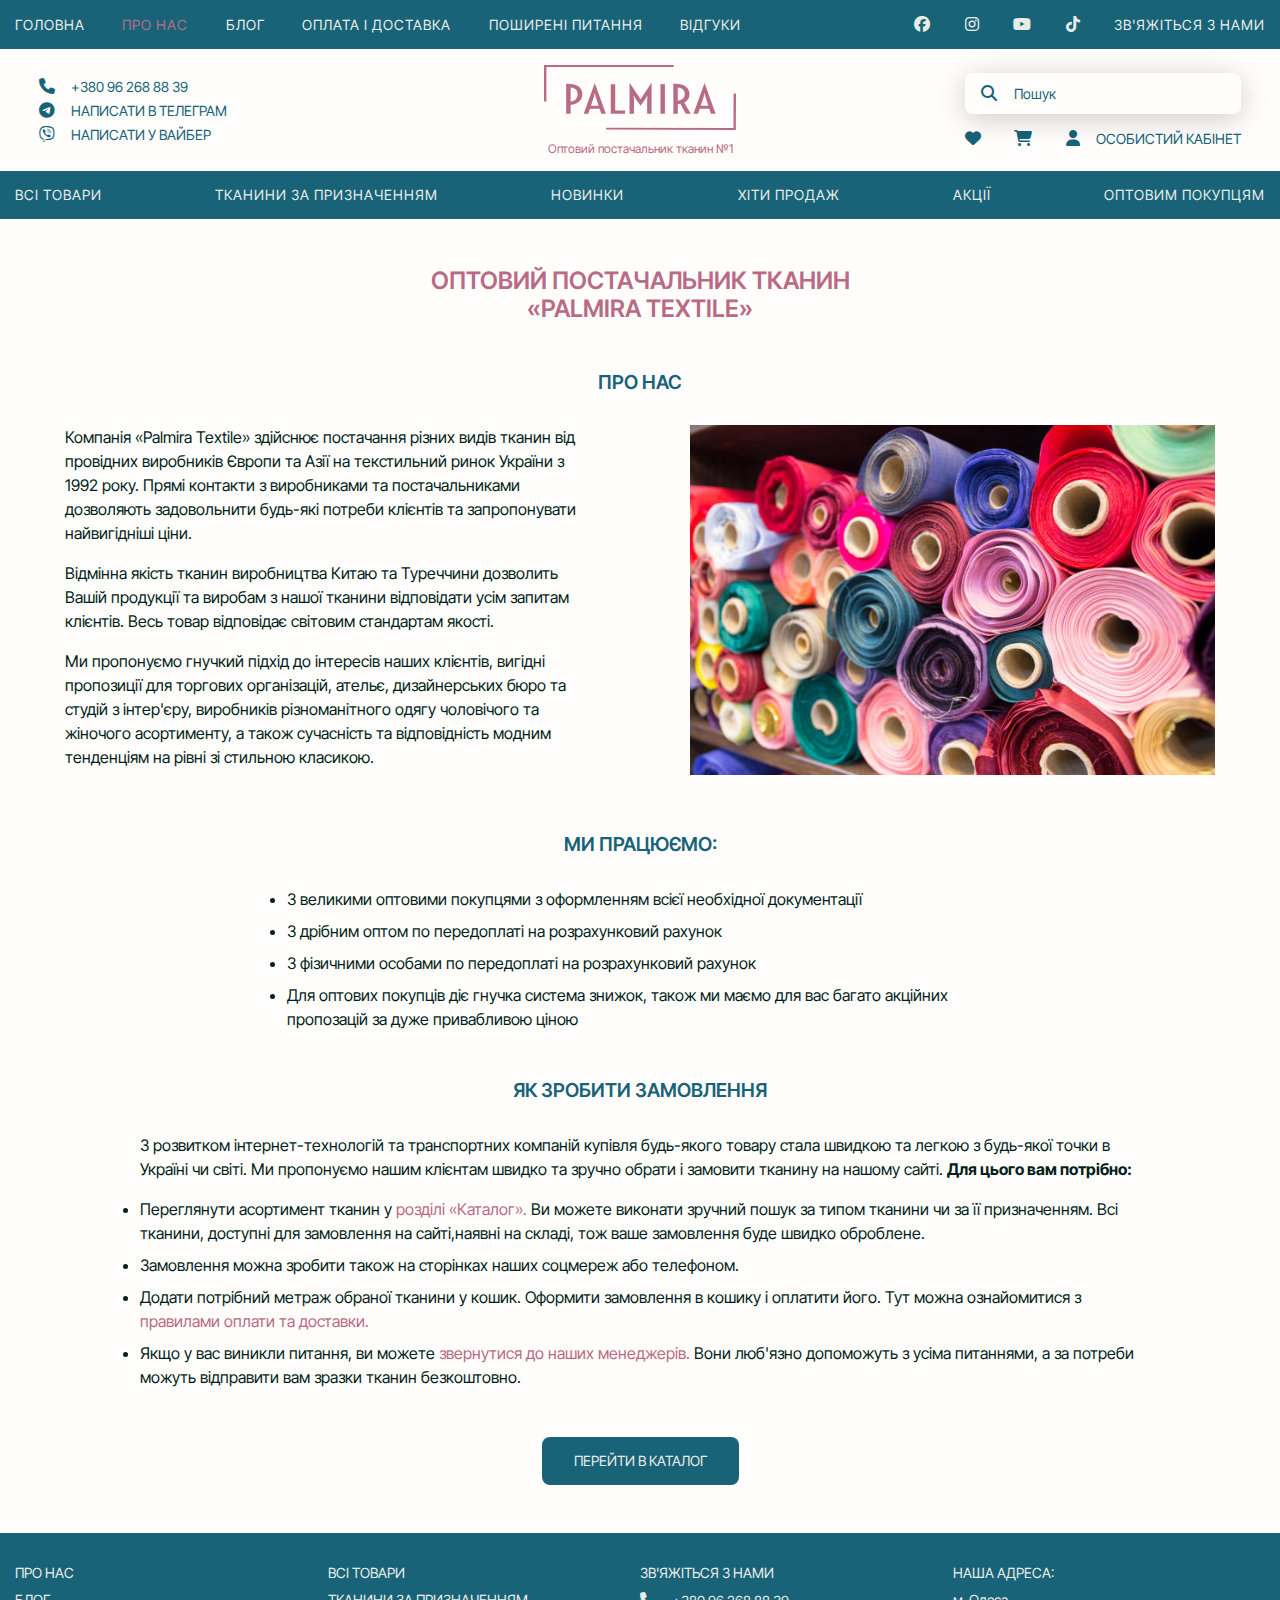
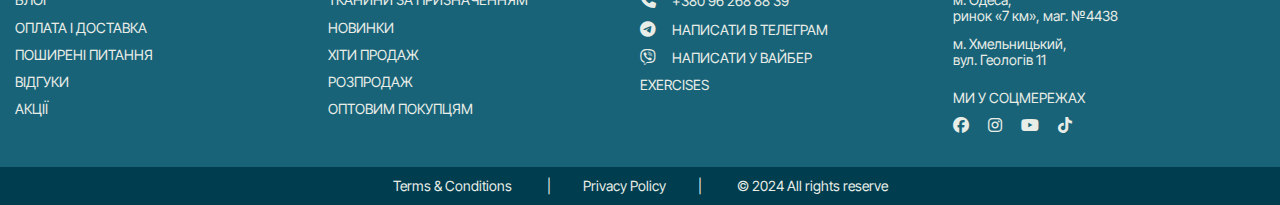
<file: html/about.html>
<!DOCTYPE html>
<html lang="en">
  <head>
    <meta charset="UTF-8" />
    <meta name="viewport" content="width=device-width, initial-scale=1.0" />
    <link rel="icon" type="image/png" sizes="32x52" href="/icon.png" />
    <link rel="stylesheet" href="/css/main.css" />
    <title>Palmira Textile - Про нас</title>
  </head>
  <body>
    <div class="wrapper">
      <header class="header">
        <!-- Header__top -->
        <div class="header__top top-header">
          <div class="container">
            <div class="top-header__container">
              <div class="top-header__menu menu">
                <nav class="menu__body">
                  <ul class="menu__list">
                    <li class="menu__item">
                      <a href="/index.html">Головна</a>
                    </li>
                    <li class="menu__item active">
                      <a href="about.html">Про нас</a>
                    </li>
                    <li class="menu__item"><a href="blog.html">Блог</a></li>
                    <li class="menu__item">
                      <a href="delivery.html">Оплата і доставка</a>
                    </li>
                    <li class="menu__item">
                      <a href="faq.html">Поширені питання</a>
                    </li>
                    <li class="menu__item">
                      <a href="responses.html">Відгуки</a>
                    </li>
                  </ul>
                </nav>
              </div>

              <nav class="top-header__contacts contacts">
                <ul class="contacts__list">
                  <li class="contacts__item">
                    <a
                      href="https://www.facebook.com/PalmiraTextile/"
                      target="_blank"
                      ><i class="fa-brands fa-facebook"></i
                    ></a>
                  </li>
                  <li class="contacts__item">
                    <a
                      href="https://www.instagram.com/tkani_palmiratextile/"
                      target="_blank"
                      ><i class="fa-brands fa-instagram"></i
                    ></a>
                  </li>
                  <li class="contacts__item">
                    <a
                      href="https://www.youtube.com/@palmiratextile3853"
                      target="_blank"
                      ><i class="fa-brands fa-youtube"></i
                    ></a>
                  </li>
                  <li class="contacts__item">
                    <a href="https://vm.tiktok.com/ZMenAk5jX/" target="_blank"
                      ><i class="fa-brands fa-tiktok"></i
                    ></a>
                  </li>
                  <li class="contacts__item contacts__btn">
                    <a href="contacts.html">Зв'яжіться з нами</a>
                  </li>
                </ul>
              </nav>
            </div>
            <!-- top-header__container -->
          </div>
          <!-- container -->
        </div>

        <!-- Header__body -->
        <div class="header__body body-header">
          <div class="container">
            <div class="body-header__container">
              <div class="body-header__contacts">
                <a href="tel:+380962688839"
                  ><i class="fa-solid fa-phone"></i>+380 96 268 88 39</a
                >
                <a href="#"
                  ><i class="fa-brands fa-telegram"></i>Написати в Телеграм</a
                >
                <a href="#"
                  ><i class="fa-brands fa-viber"></i>Написати у Вайбер</a
                >
              </div>

              <div class="body-header__brand brand">
                <a href="#" class="brand__logo">
                  <img src="/images/logo.svg" alt="Logo-icon" />
                  <p class="brand__title">Оптовий постачальник тканин №1</p>
                </a>
              </div>

              <div class="body-header__toolbar toolbar">
                <form action="#" class="toolbar__search">
                  <button type="submit" class="toolbar__search-button">
                    <i class="fa-solid fa-magnifying-glass"></i>
                  </button>
                  <input
                    class="toolbar__search-input"
                    type="text"
                    autocomplete="off"
                    name="search"
                    placeholder="Пошук"
                  />
                </form>

                <nav class="toolbar__account">
                  <ul class="toolbar__list">
                    <li class="toolbar__item">
                      <a href="#"
                        ><i class="fa-solid fa-heart" title="Обране"></i
                      ></a>
                    </li>
                    <li class="toolbar__item">
                      <a href="cart.html"
                        ><i class="fa-solid fa-cart-shopping" title="Кошик"></i
                      ></a>
                    </li>
                    <li class="toolbar__item">
                      <a href="account.html"
                        ><i class="fa-solid fa-user"></i>Особистий кабінет</a
                      >
                    </li>
                  </ul>
                </nav>
              </div>
            </div>

            <button type="button" class="burger__menu">
              <span></span>
            </button>
          </div>
          <!-- container -->
        </div>

        <!-- Header__catalog -->
        <div class="header__catalog catalog-header">
          <div class="container">
            <nav class="catalog-header__menu menu">
              <li class="menu__catalog">
                <a href="catalog.html">Всі товари</a>
              </li>
              <li class="menu__catalog">
                <a href="catalog.html">Тканини за призначенням</a>
              </li>
              <li class="menu__catalog">
                <a href="catalog.html">Новинки</a>
              </li>
              <li class="menu__catalog">
                <a href="catalog.html">Хіти продаж</a>
              </li>
              <li class="menu__catalog">
                <a href="catalog.html">Акції</a>
              </li>
              <li class="menu__catalog">
                <a href="catalog.html">Оптовим покупцям</a>
              </li>
            </nav>
          </div>
        </div>
      </header>

      <main>
        <div class="container">
          <section class="about-page">
            <h1 class="hero__title">
              Оптовий постачальник тканин <br />
              «Palmira Textile»
            </h1>

            <div class="about-page__item">
              <h2 class="section__title">Про нас</h2>
              <div class="about-page__container">
                <div class="about-page__text">
                  <p>
                    Компанія «Palmira Textile» здійснює постачання різних видів
                    тканин від провідних виробників Європи та Азії на
                    текстильний ринок України з 1992 року. Прямі контакти з
                    виробниками та постачальниками дозволяють задовольнити
                    будь-які потреби клієнтів та запропонувати найвигідніші
                    ціни.
                  </p>
                  <p>
                    Відмінна якість тканин виробництва Китаю та Туреччини
                    дозволить Вашій продукції та виробам з нашої тканини
                    відповідати усім запитам клієнтів. Весь товар відповідає
                    світовим стандартам якості.
                  </p>
                  <p>
                    Ми пропонуємо гнучкий підхід до інтересів наших клієнтів,
                    вигідні пропозиції для торгових організацій, ательє,
                    дизайнерських бюро та студій з інтер'єру, виробників
                    різноманітного одягу чоловічого та жіночого асортименту, а
                    також сучасність та відповідність модним тенденціям на рівні
                    зі стильною класикою.
                  </p>
                </div>
                <div class="about-page__img">
                  <img
                    src="/images/about__page.jpg"
                    alt="Рулони різнокольорових тканин"
                  />
                </div>
              </div>
            </div>

            <div class="about-page__item">
              <h2 class="section__title">Mи працюємо:</h2>
              <ul class="about-page__list">
                <li>
                  З великими оптовими покупцями з оформленням всієї необхідної
                  документації
                </li>
                <li>З дрібним оптом по передоплаті на розрахунковий рахунок</li>
                <li>
                  З фізичними особами по передоплаті на розрахунковий рахунок
                </li>
                <li>
                  Для оптових покупців діє гнучка система знижок, також ми маємо
                  для вас багато акційних пропозацій за дуже привабливою ціною
                </li>
              </ul>
            </div>

            <div class="about-page__item">
              <h2 class="section__title">Як зробити замовлення</h2>
              <p class="about-page__order">
                З розвитком інтернет-технологій та транспортних компаній купівля
                будь-якого товару стала швидкою та легкою з будь-якої точки в
                Україні чи світі. Ми пропонуємо нашим клієнтам швидко та зручно
                обрати і замовити тканину на нашому сайті.
                <strong>Для цього вам потрібно:</strong>
              </p>
              <ul class="order__list">
                <li>
                  Переглянути асортимент тканин у
                  <a href="/html/catalog.html">розділі «Каталог».</a> Ви можете
                  виконати зручний пошук за типом тканини чи за її призначенням.
                  Всі тканини, доступні для замовлення на сайті,наявні на
                  складі, тож ваше замовлення буде швидко оброблене.
                </li>
                <li>
                  Замовлення можна зробити також на сторінках наших соцмереж або
                  телефоном.
                </li>
                <li>
                  Додати потрібний метраж обраної тканини у кошик. Оформити
                  замовлення в кошику і оплатити його. Тут можна ознайомитися з
                  <a href="/html/delivery.html"
                    >правилами оплати та доставки.</a
                  >
                </li>
                <li>
                  Якщо у вас виникли питання, ви можете
                  <a href="/html/contacts.html"
                    >звернутися до наших менеджерів.</a
                  >
                  Вони люб'язно допоможуть з усіма питаннями, а за потреби
                  можуть відправити вам зразки тканин безкоштовно.
                </li>
              </ul>
            </div>

            <div class="common__button">
              <a href="/html/catalog.html" class="common__btn"
                >Перейти в каталог</a
              >
            </div>
          </section>
        </div>
      </main>

      <footer class="footer">
        <div class="container">
          <section class="footer__top">
            <nav class="footer__menu">
              <ul class="footer__menu-list">
                <li class="footer__menu-item">
                  <a href="/html/about.html">Про нас</a>
                </li>
                <li class="footer__menu-item">
                  <a href="/html/blog.html">Блог</a>
                </li>
                <li class="footer__menu-item">
                  <a href="/html/delivery.html">Оплата і доставка</a>
                </li>
                <li class="footer__menu-item">
                  <a href="/html/faq.html">Поширені питання</a>
                </li>
                <li class="footer__menu-item">
                  <a href="/html/responses.html">Відгуки</a>
                </li>
                <li class="footer__menu-item">
                  <a href="/html/catalog.html">Акції</a>
                </li>
              </ul>
            </nav>

            <nav class="footer__catalog">
              <ul class="footer__catalog-list">
                <li class="footer__catalog-item">
                  <a href="/html/catalog.html">Всі товари</a>
                </li>
                <li class="footer__catalog-item">
                  <a href="/html/catalog.html">Тканини за призначенням</a>
                </li>
                <li class="footer__catalog-item">
                  <a href="/html/catalog.html">Новинки</a>
                </li>
                <li class="footer__catalog-item">
                  <a href="/html/catalog.html">Хіти продаж</a>
                </li>
                <li class="footer__catalog-item">
                  <a href="/html/catalog.html">Розпродаж</a>
                </li>
                <li class="footer__catalog-item">
                  <a href="/html/catalog.html">Оптовим покупцям</a>
                </li>
              </ul>
            </nav>

            <div class="footer__contacts">
              <ul class="footer__contacts-list">
                <li class="footer__contacts-item">
                  <a href="/html/contacts.html">Зв'яжіться з нами</a>
                </li>
                <li class="footer__contacts-item">
                  <a href="tel:+380962688839"
                    ><i class="fa-solid fa-phone"></i>+380 96 268 88 39</a
                  >
                </li>
                <li class="footer__contacts-item">
                  <a href="#"
                    ><i class="fa-brands fa-telegram"></i>Написати в Телеграм</a
                  >
                </li>
                <li class="footer__contacts-item">
                  <a href="#"
                    ><i class="fa-brands fa-viber"></i>Написати у Вайбер</a
                  >
                </li>
                <li class="footer__contacts-item">
                  <a href="/exercises/index.html">Exercises</a>
                </li>
              </ul>
            </div>

            <div class="footer__address">
              <div class="address__list">
                <p class="address__list-title">
                  <a href="/html/contacts.html">Наша адреса:</a>
                </p>
                <div class="address__list-item">
                  м. Одеса, <br />
                  ринок «7 км», маг. №4438
                </div>
                <div class="address__list-item">
                  м. Хмельницький, <br />
                  вул. Геологів 11
                </div>
              </div>

              <div class="social__list">
                <p class="social__list-title">Ми у соцмережах</p>
                <a href="#"><i class="fa-brands fa-facebook"></i></a>
                <a href="#"><i class="fa-brands fa-instagram"></i></a>
                <a href="#"><i class="fa-brands fa-youtube"></i></a>
                <a href="#"><i class="fa-brands fa-tiktok"></i></a>
              </div>
            </div>
          </section>
        </div>

        <section class="footer__bottom">
          <a href="#"
            ><span class="footer__bottom-terms">Terms &amp; Conditions</span></a
          >
          <a href="#"
            ><span class="footer__bottom-privacy">Privacy Policy</span></a
          >
          <span class="footer__bottom-copy"
            >&copy; 2024 All rights reserve</span
          >
        </section>
      </footer>
    </div>
  </body>
</html>
</file>
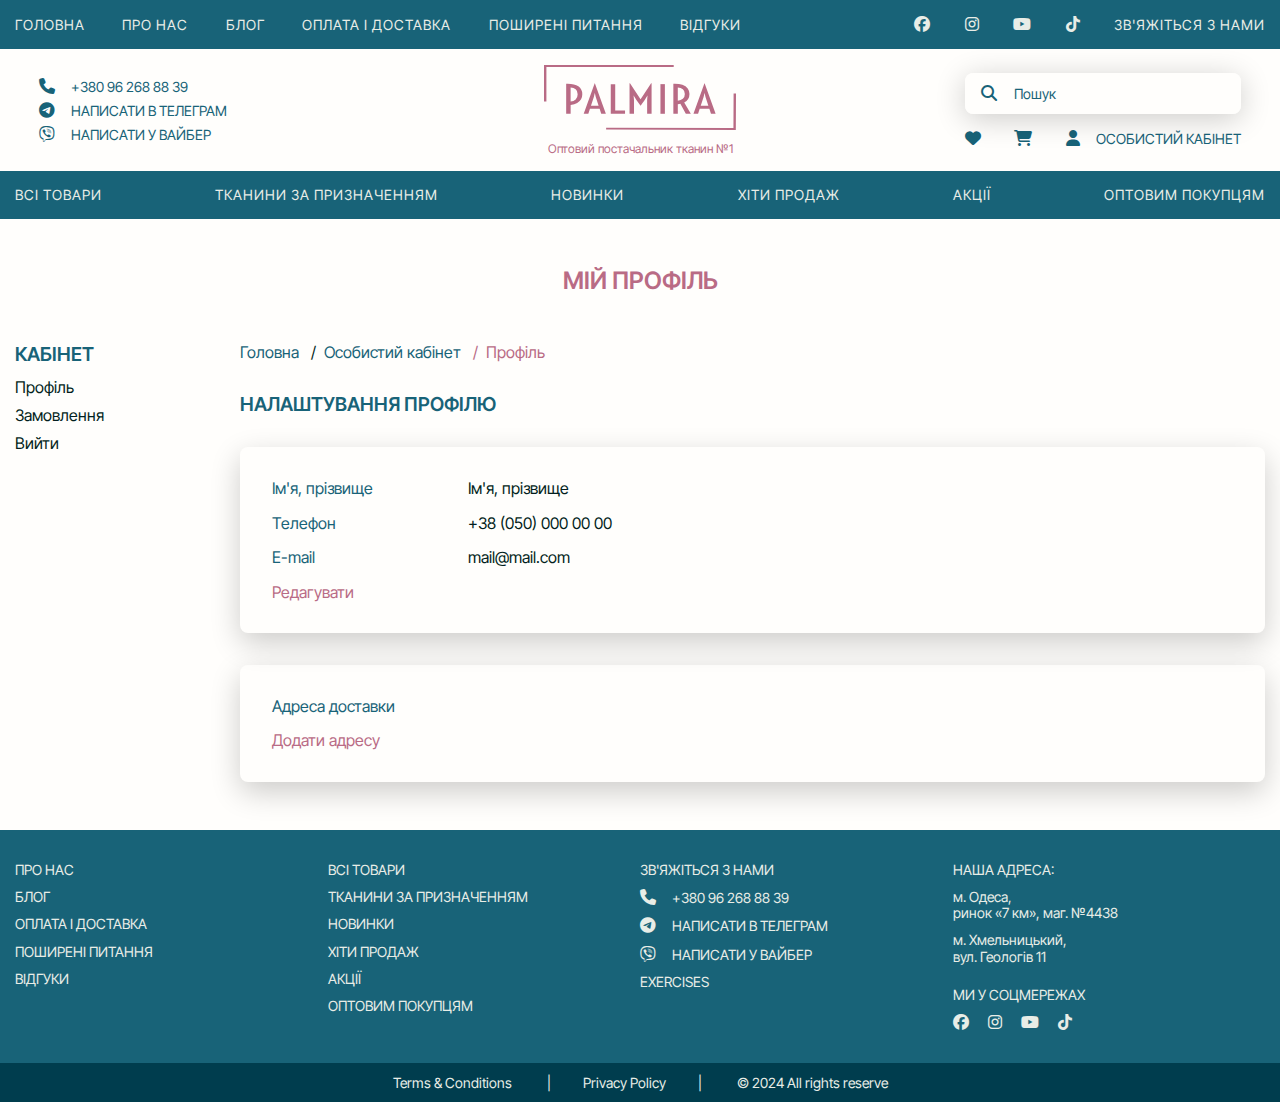
<file: html/account.html>
<!DOCTYPE html>
<html lang="ua">
  <head>
    <meta charset="UTF-8" />
    <meta name="viewport" content="width=device-width, initial-scale=1.0" />
    <link rel="icon" type="image/png" sizes="32x52" href="/icon.png" />
    <link rel="stylesheet" href="/css/main.css" />
    <title>Palmira Textile - Особистий кабінет</title>
  </head>
  <body>
    <!-- Header -->
    <div class="wrapper">
      <header class="header">
        <!-- Header__top -->
        <div class="header__top top-header">
          <div class="container">
            <div class="top-header__container">
              <div class="top-header__menu menu">
                <nav class="menu__body">
                  <ul class="menu__list">
                    <li class="menu__item">
                      <a href="/index.html">Головна</a>
                    </li>
                    <li class="menu__item">
                      <a href="about.html">Про нас</a>
                    </li>
                    <li class="menu__item"><a href="blog.html">Блог</a></li>
                    <li class="menu__item">
                      <a href="delivery.html">Оплата і доставка</a>
                    </li>
                    <li class="menu__item">
                      <a href="faq.html">Поширені питання</a>
                    </li>
                    <li class="menu__item">
                      <a href="responses.html">Відгуки</a>
                    </li>
                  </ul>
                </nav>
              </div>

              <nav class="top-header__contacts contacts">
                <ul class="contacts__list">
                  <li class="contacts__item">
                    <a
                      href="https://www.facebook.com/PalmiraTextile/"
                      target="_blank"
                      ><i class="fa-brands fa-facebook"></i
                    ></a>
                  </li>
                  <li class="contacts__item">
                    <a
                      href="https://www.instagram.com/tkani_palmiratextile/"
                      target="_blank"
                      ><i class="fa-brands fa-instagram"></i
                    ></a>
                  </li>
                  <li class="contacts__item">
                    <a
                      href="https://www.youtube.com/@palmiratextile3853"
                      target="_blank"
                      ><i class="fa-brands fa-youtube"></i
                    ></a>
                  </li>
                  <li class="contacts__item">
                    <a href="https://vm.tiktok.com/ZMenAk5jX/" target="_blank"
                      ><i class="fa-brands fa-tiktok"></i
                    ></a>
                  </li>
                  <li class="contacts__item contacts__btn">
                    <a href="contacts.html">Зв'яжіться з нами</a>
                  </li>
                </ul>
              </nav>
            </div>
            <!-- top-header__container -->
          </div>
          <!-- container -->
        </div>

        <!-- Header__body -->
        <div class="header__body body-header">
          <div class="container">
            <div class="body-header__container">
              <div class="body-header__contacts">
                <a href="tel:+380962688839"
                  ><i class="fa-solid fa-phone"></i>+380 96 268 88 39</a
                >
                <a href="#"
                  ><i class="fa-brands fa-telegram"></i>Написати в Телеграм</a
                >
                <a href="#"
                  ><i class="fa-brands fa-viber"></i>Написати у Вайбер</a
                >
              </div>

              <div class="body-header__brand brand">
                <a href="#" class="brand__logo">
                  <img src="/images/logo.svg" alt="Логотип Palmira Textile" />
                  <p class="brand__title">Оптовий постачальник тканин №1</p>
                </a>
              </div>

              <div class="body-header__toolbar toolbar">
                <form action="#" class="toolbar__search">
                  <button type="submit" class="toolbar__search-button">
                    <i class="fa-solid fa-magnifying-glass"></i>
                  </button>
                  <input
                    class="toolbar__search-input"
                    type="search"
                    autocomplete="off"
                    name="search"
                    placeholder="Пошук"
                  />
                </form>

                <nav class="toolbar__account">
                  <ul class="toolbar__list">
                    <li class="toolbar__item">
                      <a href="#"
                        ><i class="fa-solid fa-heart" title="Обране"></i
                      ></a>
                    </li>
                    <li class="toolbar__item">
                      <a href="cart.html"
                        ><i class="fa-solid fa-cart-shopping" title="Кошик"></i
                      ></a>
                    </li>
                    <li class="toolbar__item active">
                      <a class="active" href="account.html"
                        ><i class="fa-solid fa-user"></i>Особистий кабінет</a
                      >
                    </li>
                  </ul>
                </nav>
              </div>
            </div>

            <!-- Burger__menu -->
            <button type="button" class="burger__menu">
              <span></span>
            </button>
          </div>
          <!-- container -->
        </div>

        <!-- Header__catalog -->
        <div class="header__catalog catalog-header">
          <div class="container">
            <nav class="catalog-header__menu menu">
              <li class="menu__catalog">
                <a href="catalog.html">Всі товари</a>
              </li>
              <li class="menu__catalog">
                <a href="catalog.html">Тканини за призначенням</a>
              </li>
              <li class="menu__catalog">
                <a href="catalog.html">Новинки</a>
              </li>
              <li class="menu__catalog">
                <a href="catalog.html">Хіти продаж</a>
              </li>
              <li class="menu__catalog"><a href="catalog.html">Акції</a></li>
              <li class="menu__catalog">
                <a href="catalog.html">Оптовим покупцям</a>
              </li>
            </nav>
          </div>
        </div>
      </header>

      <main>
        <div class="container">
          <section class="account">
            <h1 class="hero__title">Мій профіль</h1>

            <div class="account__container">
              <!-- Account__aside -->
              <aside class="account__aside">
                <div class="aside__container">
                  <header class="aside__header">
                    <h2>Кабінет</h2>
                  </header>
                  <ul class="aside__categories">
                    <li><a href="#">Профіль</a></li>
                    <li><a href="#">Замовлення</a></li>
                    <li><a href="#">Вийти</a></li>
                  </ul>
                </div>
              </aside>

              <!-- Catalog__main -->
              <section class="account__main">
                <section class="breadcrumbs">
                  <div class="breadcrumds__container">
                    <ul class="breadcrumbs__list">
                      <li class="breadcrumbs__item">
                        <a href="catalog.html">Головна</a>
                      </li>
                      <li class="breadcrumbs__item">
                        <a href="account.html">Особистий кабінет</a>
                      </li>
                      <li class="breadcrumbs__item active">
                        <a href="account.html">Профіль</a>
                      </li>
                    </ul>
                  </div>
                </section>

                <h2 class="section__title">Налаштування профілю</h2>

                <div class="profile">
                  <div class="profile__data">
                    <div class="data__name">
                      <div class="prifile__name">
                        <span class="profile__name-name"> Ім'я, прізвище </span>
                        <span class="profile__name-value">
                          Ім'я, прізвище
                        </span>
                      </div>

                      <div class="profile__tel">
                        <span class="profile__tel-tel"> Телефон </span>
                        <span class="profile__tel-value">
                          +38 (050) 000 00 00
                        </span>
                      </div>

                      <div class="profile__email">
                        <span class="profile__email-email"> E-mail </span>
                        <span class="profile__email-value">
                          mail@mail.com
                        </span>
                      </div>

                      <div class="edit">
                        <a href="#">Редагувати</a>
                      </div>
                    </div>
                  </div>

                  <div class="profile__address">
                    <span class="profile__address-address">
                      Адреса доставки
                    </span>
                    <div class="profile__address-value">
                      <a href="#">Додати адресу</a>
                    </div>
                  </div>
                </div>
              </section>
            </div>
          </section>
        </div>
      </main>

      <!-- Footer -->
      <footer class="footer">
        <div class="container">
          <section class="footer__top">
            <nav class="footer__menu">
              <ul class="footer__menu-list">
                <li class="footer__menu-item">
                  <a href="html/about.html">Про нас</a>
                </li>
                <li class="footer__menu-item">
                  <a href="html/blog.html">Блог</a>
                </li>
                <li class="footer__menu-item">
                  <a href="html/delivery.html">Оплата і доставка</a>
                </li>
                <li class="footer__menu-item">
                  <a href="html/faq.html">Поширені питання</a>
                </li>
                <li class="footer__menu-item">
                  <a href="html/responses.html">Відгуки</a>
                </li>
              </ul>
            </nav>

            <nav class="footer__catalog">
              <ul class="footer__catalog-list">
                <li class="footer__catalog-item">
                  <a href="html/catalog.html">Всі товари</a>
                </li>
                <li class="footer__catalog-item">
                  <a href="html/catalog.html">Тканини за призначенням</a>
                </li>
                <li class="footer__catalog-item">
                  <a href="html/catalog.html">Новинки</a>
                </li>
                <li class="footer__catalog-item">
                  <a href="html/catalog.html">Хіти продаж</a>
                </li>
                <li class="footer__catalog-item">
                  <a href="html/catalog.html">Акції</a>
                </li>
                <li class="footer__catalog-item">
                  <a href="html/catalog.html">Оптовим покупцям</a>
                </li>
              </ul>
            </nav>

            <div class="footer__contacts">
              <ul class="footer__contacts-list">
                <li class="footer__contacts-item">
                  <a href="html/contacts.html">Зв'яжіться з нами</a>
                </li>
                <li class="footer__contacts-item">
                  <a href="tel:+380962688839"
                    ><i class="fa-solid fa-phone"></i>+380 96 268 88 39</a
                  >
                </li>
                <li class="footer__contacts-item">
                  <a href="#"
                    ><i class="fa-brands fa-telegram"></i>Написати в Телеграм</a
                  >
                </li>
                <li class="footer__contacts-item">
                  <a href="#"
                    ><i class="fa-brands fa-viber"></i>Написати у Вайбер</a
                  >
                </li>
                <li class="footer__contacts-item">
                  <a href="exercises/index.html">Exercises</a>
                </li>
              </ul>
            </div>

            <div class="footer__address">
              <div class="address__list">
                <p class="address__list-title">
                  <a href="html/contacts.html">Наша адреса:</a>
                </p>
                <div class="address__list-item">
                  м. Одеса, <br />
                  ринок «7 км», маг. №4438
                </div>
                <div class="address__list-item">
                  м. Хмельницький, <br />
                  вул. Геологів 11
                </div>
              </div>

              <div class="social__list">
                <p class="social__list-title">Ми у соцмережах</p>
                <a href="#"><i class="fa-brands fa-facebook"></i></a>
                <a href="#"><i class="fa-brands fa-instagram"></i></a>
                <a href="#"><i class="fa-brands fa-youtube"></i></a>
                <a href="#"><i class="fa-brands fa-tiktok"></i></a>
              </div>
            </div>
          </section>
        </div>
        <section class="footer__bottom">
          <a href="#"
            ><span class="footer__bottom-terms">Terms &amp; Conditions</span></a
          >
          <a href="#"
            ><span class="footer__bottom-privacy">Privacy Policy</span></a
          >
          <span class="footer__bottom-copy"
            >&copy; 2024 All rights reserve</span
          >
        </section>
      </footer>
    </div>
  </body>
</html>
</file>
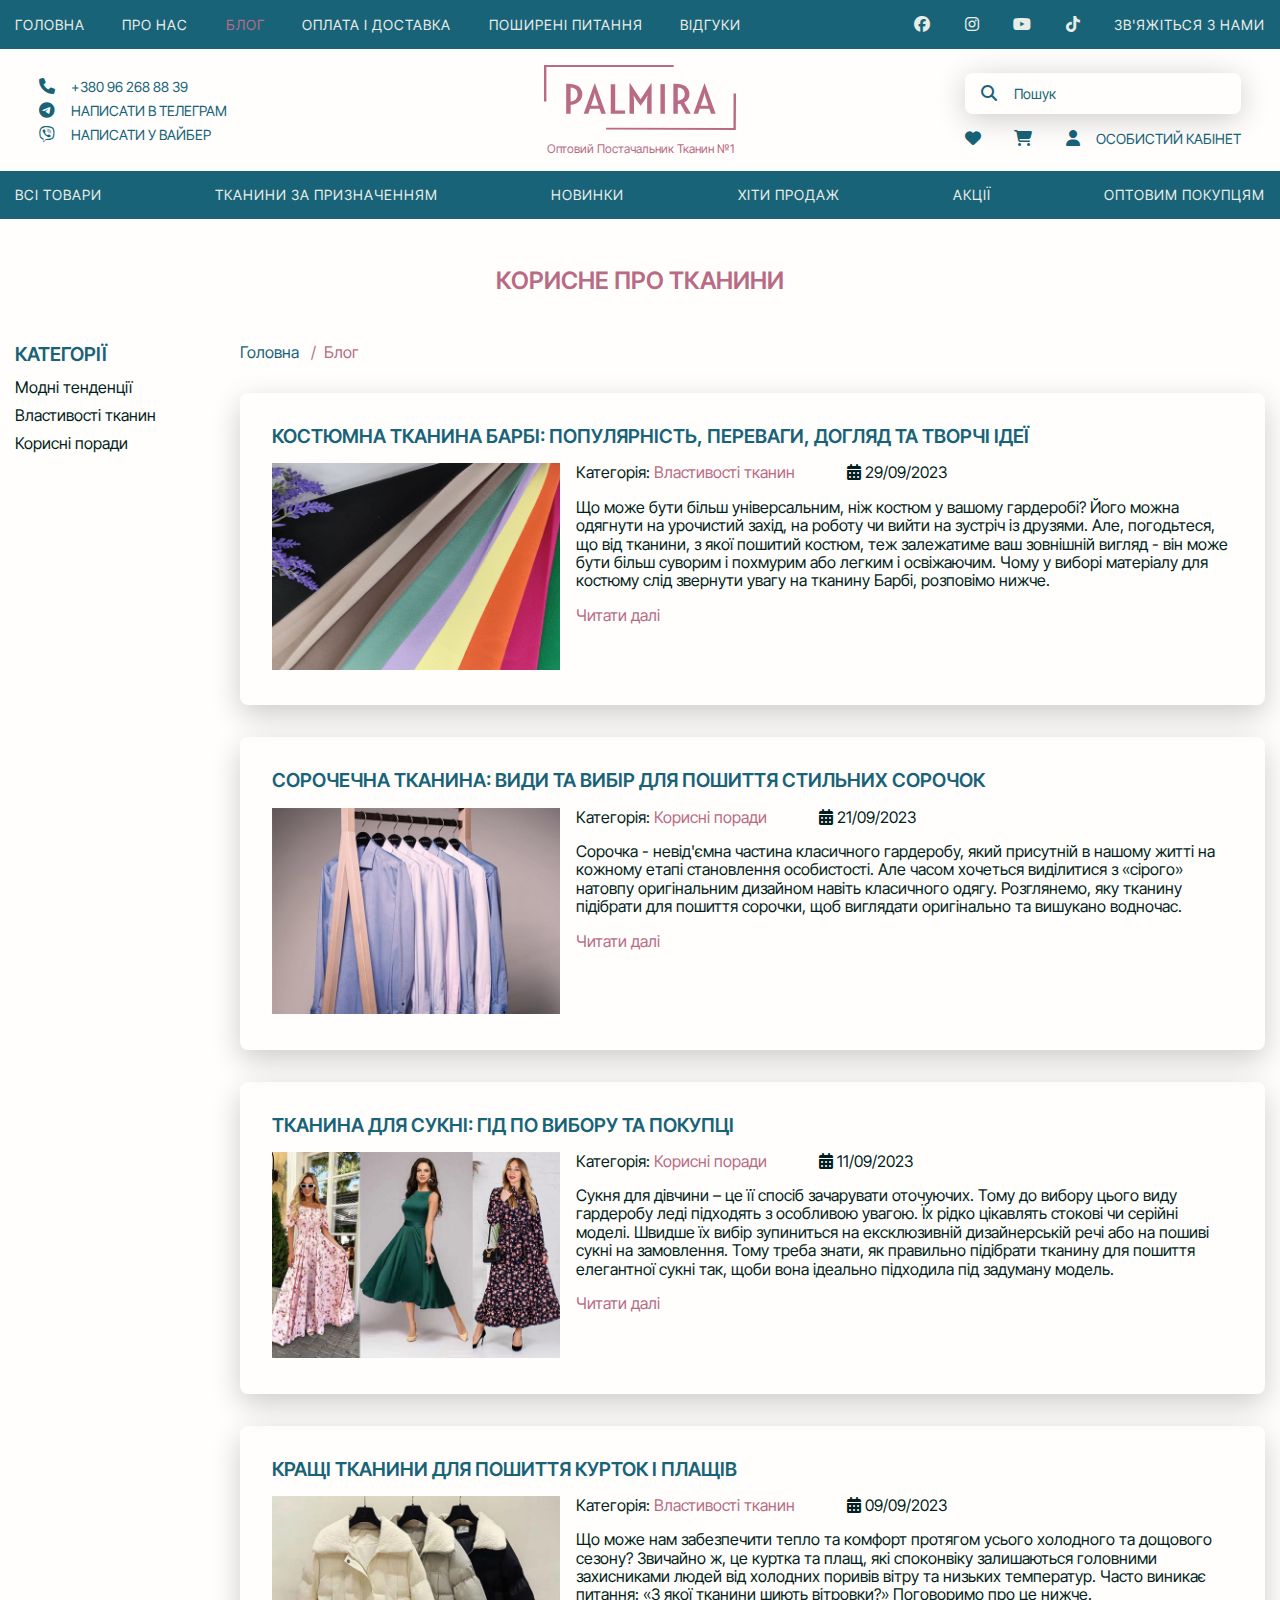
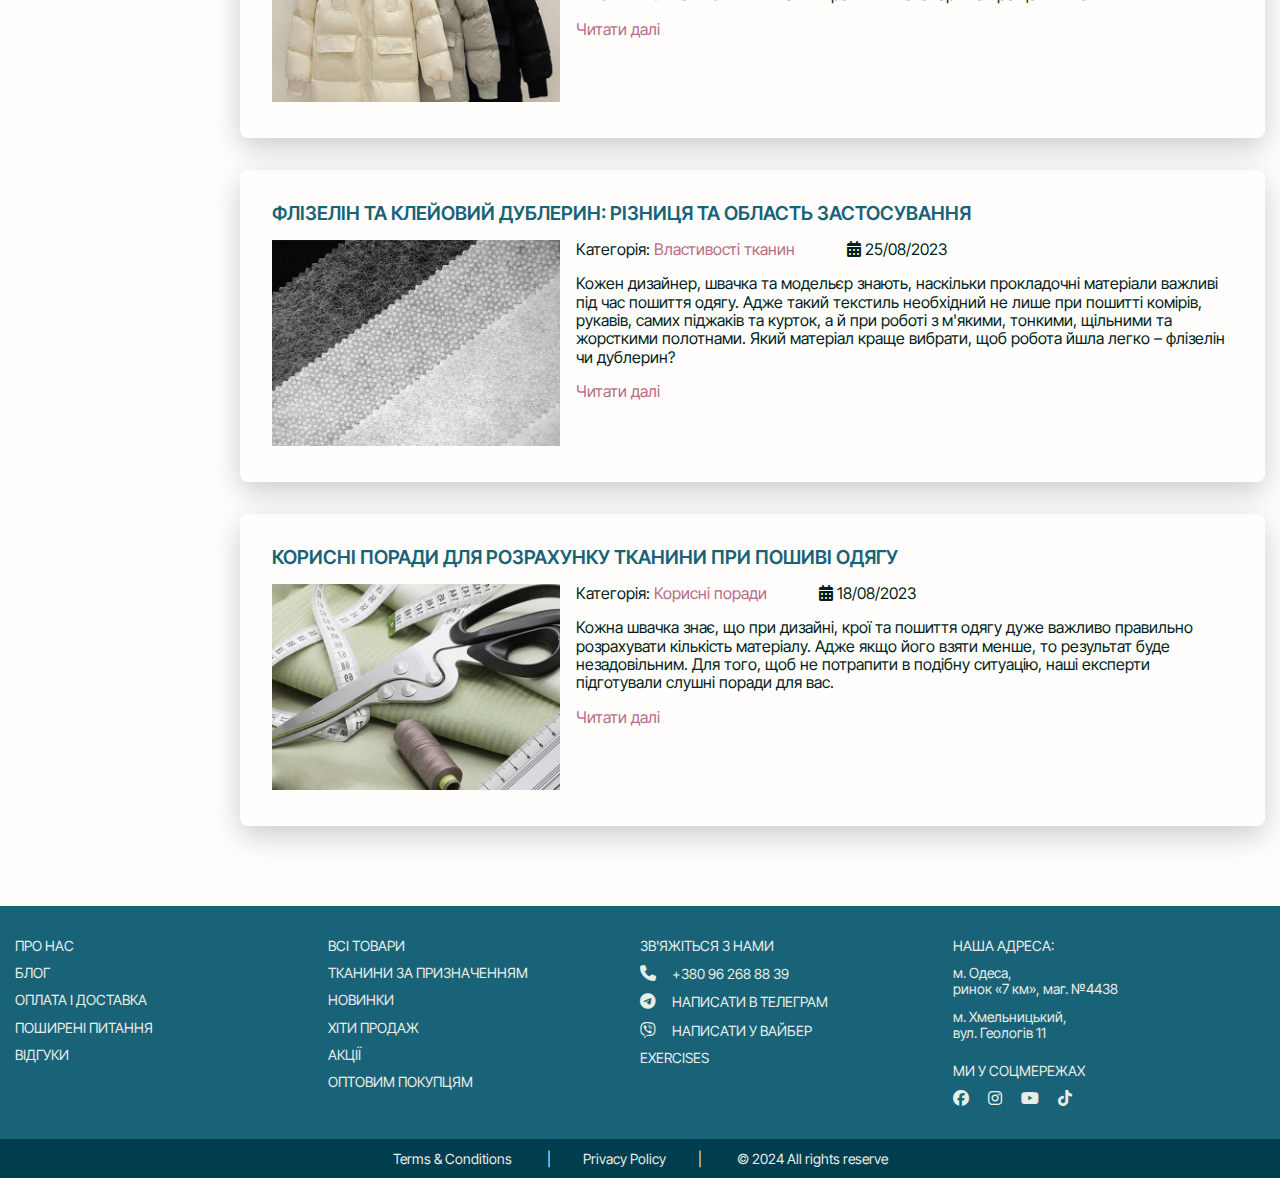
<file: html/blog.html>
<!DOCTYPE html>
<html lang="en">
  <head>
    <meta charset="UTF-8" />
    <meta name="viewport" content="width=device-width, initial-scale=1.0" />
    <link rel="icon" type="image/png" sizes="32x52" href="/icon.png" />
    <link rel="stylesheet" href="/css/main.css" />
    <title>Palmira Textile - Блог</title>
  </head>
  <body>
    <div class="wrapper">
      <header class="header">
        <!-- Header__top -->
        <div class="header__top top-header">
          <div class="container">
            <div class="top-header__container">
              <div class="top-header__menu menu">
                <nav class="menu__body">
                  <ul class="menu__list">
                    <li class="menu__item">
                      <a href="/index.html">Головна</a>
                    </li>
                    <li class="menu__item">
                      <a href="about.html">Про нас</a>
                    </li>
                    <li class="menu__item active">
                      <a href="blog.html">Блог</a>
                    </li>
                    <li class="menu__item">
                      <a href="delivery.html">Оплата і доставка</a>
                    </li>
                    <li class="menu__item">
                      <a href="faq.html">Поширені питання</a>
                    </li>
                    <li class="menu__item">
                      <a href="responses.html">Відгуки</a>
                    </li>
                  </ul>
                </nav>
              </div>

              <nav class="top-header__contacts contacts">
                <ul class="contacts__list">
                  <li class="contacts__item">
                    <a
                      href="https://www.facebook.com/PalmiraTextile/"
                      target="_blank"
                      ><i class="fa-brands fa-facebook"></i
                    ></a>
                  </li>
                  <li class="contacts__item">
                    <a
                      href="https://www.instagram.com/tkani_palmiratextile/"
                      target="_blank"
                      ><i class="fa-brands fa-instagram"></i
                    ></a>
                  </li>
                  <li class="contacts__item">
                    <a
                      href="https://www.youtube.com/@palmiratextile3853"
                      target="_blank"
                      ><i class="fa-brands fa-youtube"></i
                    ></a>
                  </li>
                  <li class="contacts__item">
                    <a href="https://vm.tiktok.com/ZMenAk5jX/" target="_blank"
                      ><i class="fa-brands fa-tiktok"></i
                    ></a>
                  </li>
                  <li class="contacts__item contacts__btn">
                    <a href="contacts.html">Зв'яжіться з нами</a>
                  </li>
                </ul>
              </nav>
            </div>
            <!-- top-header__container -->
          </div>
          <!-- container -->
        </div>

        <!-- Header__body -->
        <div class="header__body body-header">
          <div class="container">
            <div class="body-header__container">
              <div class="body-header__contacts">
                <a href="tel:+380962688839"
                  ><i class="fa-solid fa-phone"></i>+380 96 268 88 39</a
                >
                <a href="#"
                  ><i class="fa-brands fa-telegram"></i>Написати в Телеграм</a
                >
                <a href="#"
                  ><i class="fa-brands fa-viber"></i>Написати у Вайбер</a
                >
              </div>

              <div class="body-header__brand brand">
                <a href="#" class="brand__logo">
                  <img src="/images/logo.svg" alt="Logo-icon" />
                  <p class="brand__title">Оптовий Постачальник Тканин №1</p>
                </a>
              </div>

              <div class="body-header__toolbar toolbar">
                <form action="#" class="toolbar__search">
                  <button type="submit" class="toolbar__search-button">
                    <i class="fa-solid fa-magnifying-glass"></i>
                  </button>
                  <input
                    class="toolbar__search-input"
                    type="text"
                    autocomplete="off"
                    name="search"
                    placeholder="Пошук"
                  />
                </form>

                <nav class="toolbar__account">
                  <ul class="toolbar__list">
                    <li class="toolbar__item">
                      <a href="#"
                        ><i class="fa-solid fa-heart" title="Обране"></i
                      ></a>
                    </li>
                    <li class="toolbar__item">
                      <a href="cart.html"
                        ><i class="fa-solid fa-cart-shopping" title="Кошик"></i
                      ></a>
                    </li>
                    <li class="toolbar__item">
                      <a href="account.html"
                        ><i class="fa-solid fa-user"></i>Особистий кабінет</a
                      >
                    </li>
                  </ul>
                </nav>
              </div>
            </div>

            <button type="button" class="burger__menu">
              <span></span>
            </button>
          </div>
          <!-- container -->
        </div>

        <!-- Header__catalog -->
        <div class="header__catalog catalog-header">
          <div class="container">
            <nav class="catalog-header__menu menu">
              <li class="menu__catalog">
                <a href="catalog.html">Всі товари</a>
              </li>
              <li class="menu__catalog">
                <a href="catalog.html">Тканини за призначенням</a>
              </li>
              <li class="menu__catalog">
                <a href="catalog.html">Новинки</a>
              </li>
              <li class="menu__catalog">
                <a href="catalog.html">Хіти продаж</a>
              </li>
              <li class="menu__catalog">
                <a href="catalog.html">Акції</a>
              </li>
              <li class="menu__catalog">
                <a href="catalog.html">Оптовим покупцям</a>
              </li>
            </nav>
          </div>
        </div>
      </header>

      <!-- Main -->
      <main>
        <div class="container">
          <section class="blog">
            <h1 class="hero__title">Корисне про тканини</h1>

            <div class="blog__container">
              <!-- Blog__aside -->
              <aside class="blog__aside">
                <div class="aside__container">
                  <header class="aside__header">
                    <h2>Категорії</h2>
                  </header>
                  <ul class="aside__categories">
                    <li><a href="#">Модні тенденції</a></li>
                    <li><a href="#">Властивості тканин</a></li>
                    <li><a href="#">Корисні поради</a></li>
                  </ul>
                </div>
              </aside>

              <!-- Blog__main -->
              <section class="blog__main">
                <section class="breadcrumbs">
                  <div class="breadcrumds__container">
                    <ul class="breadcrumbs__list">
                      <li class="breadcrumbs__item">
                        <a href="/index.html">Головна</a>
                      </li>
                      <li class="breadcrumbs__item active">
                        <a href="blog.html">Блог</a>
                      </li>
                    </ul>
                  </div>
                </section>

                <div class="blog__item">
                  <h2 class="section__title">
                    <a href="#"
                      >Костюмна тканина Барбі: популярність, переваги, догляд та
                      творчі ідеї</a
                    >
                  </h2>
                  <div class="blog__content">
                    <div class="blog__img">
                      <img
                        src="/images/blog/1.jpg"
                        alt="Костюмна тканина Барбі різні кольори"
                      />
                    </div>
                    <div class="blog__inner">
                      <div class="blog__inner-data">
                        <span
                          >Категорія:
                          <span class="active">Властивості тканин</span></span
                        >
                        <span class="post__date"
                          ><i class="fa-solid fa-calendar-days"></i>
                          29/09/2023</span
                        >
                      </div>

                      <p class="blog__inner-text">
                        Що може бути більш універсальним, ніж костюм у вашому
                        гардеробі? Його можна одягнути на урочистий захід, на
                        роботу чи вийти на зустріч із друзями. Але, погодьтеся,
                        що від тканини, з якої пошитий костюм, теж залежатиме
                        ваш зовнішній вигляд - він може бути більш суворим і
                        похмурим або легким і освіжаючим. Чому у виборі
                        матеріалу для костюму слід звернути увагу на тканину
                        Барбі, розповімо нижче.
                      </p>

                      <div class="blog__inner-next">
                        <a href="#">Читати далі</a>
                      </div>
                    </div>
                  </div>
                </div>

                <div class="blog__item">
                  <h2 class="section__title">
                    Сорочечна тканина: види та вибір для пошиття стильних
                    сорочок
                  </h2>

                  <div class="blog__content">
                    <div class="blog__img">
                      <img
                        src="/images/blog/2.jpg"
                        alt="Сорочки різних кольорів висять на стійці"
                      />
                    </div>
                    <div class="blog__inner">
                      <div class="blog__inner-data">
                        <span
                          >Категорія:
                          <span class="active">Корисні поради</span></span
                        >
                        <span class="post__date"
                          ><i class="fa-solid fa-calendar-days"></i>
                          21/09/2023</span
                        >
                      </div>

                      <p class="blog__inner-text">
                        Сорочка - невід'ємна частина класичного гардеробу, який
                        присутній в нашому житті на кожному етапі становлення
                        особистості. Але часом хочеться виділитися з «сірого»
                        натовпу оригінальним дизайном навіть класичного одягу.
                        Розглянемо, яку тканину підібрати для пошиття сорочки,
                        щоб виглядати оригінально та вишукано водночас.
                      </p>

                      <div class="blog__inner-next">
                        <a href="#">Читати далі</a>
                      </div>
                    </div>
                  </div>
                </div>

                <div class="blog__item">
                  <h2 class="section__title">
                    Тканина для сукні: гід по вибору та покупці
                  </h2>

                  <div class="blog__content">
                    <div class="blog__img">
                      <img
                        src="/images/blog/3.jpg"
                        alt="Три фотографії жікок у сукнях різних кольорів та фасонів"
                      />
                    </div>
                    <div class="blog__inner">
                      <div class="blog__inner-data">
                        <span
                          >Категорія:
                          <span class="active">Корисні поради</span></span
                        >
                        <span class="post__date"
                          ><i class="fa-solid fa-calendar-days"></i>
                          11/09/2023</span
                        >
                      </div>

                      <p class="blog__inner-text">
                        Сукня для дівчини – це її спосіб зачарувати оточуючих.
                        Тому до вибору цього виду гардеробу леді підходять з
                        особливою увагою. Їх рідко цікавлять стокові чи серійні
                        моделі. Швидше їх вибір зупиниться на ексклюзивній
                        дизайнерській речі або на пошиві сукні на замовлення.
                        Тому треба знати, як правильно підібрати тканину для
                        пошиття елегантної сукні так, щоби вона ідеально
                        підходила під задуману модель.
                      </p>

                      <div class="blog__inner-next">
                        <a href="#">Читати далі</a>
                      </div>
                    </div>
                  </div>
                </div>

                <div class="blog__item">
                  <h2 class="section__title">
                    Кращі тканини для пошиття курток і плащів
                  </h2>

                  <div class="blog__content">
                    <div class="blog__img">
                      <img
                        src="/images/blog/4.jpg"
                        alt="Куртки різних кольорів висять на стійці"
                      />
                    </div>
                    <div class="blog__inner">
                      <div class="blog__inner-data">
                        <span
                          >Категорія:
                          <span class="active">Властивості тканин</span></span
                        >
                        <span class="post__date"
                          ><i class="fa-solid fa-calendar-days"></i>
                          09/09/2023</span
                        >
                      </div>

                      <p class="blog__inner-text">
                        Що може нам забезпечити тепло та комфорт протягом усього
                        холодного та дощового сезону? Звичайно ж, це куртка та
                        плащ, які споконвіку залишаються головними захисниками
                        людей від холодних поривів вітру та низьких температур.
                        Часто виникає питання: «З якої тканини шиють вітровки?»
                        Поговоримо про це нижче.
                      </p>

                      <div class="blog__inner-next">
                        <a href="#">Читати далі</a>
                      </div>
                    </div>
                  </div>
                </div>

                <div class="blog__item">
                  <h2 class="section__title">
                    Флізелін та клейовий дублерин: різниця та область
                    застосування
                  </h2>

                  <div class="blog__content">
                    <div class="blog__img">
                      <img
                        src="/images/blog/5.jpg"
                        alt="Зразки флізеліну та дублерину"
                      />
                    </div>
                    <div class="blog__inner">
                      <div class="blog__inner-data">
                        <span
                          >Категорія:
                          <span class="active">Властивості тканин</span></span
                        >
                        <span class="post__date"
                          ><i class="fa-solid fa-calendar-days"></i>
                          25/08/2023</span
                        >
                      </div>

                      <p class="blog__inner-text">
                        Кожен дизайнер, швачка та модельєр знають, наскільки
                        прокладочні матеріали важливі під час пошиття одягу.
                        Адже такий текстиль необхідний не лише при пошитті
                        комірів, рукавів, самих піджаків та курток, а й при
                        роботі з м'якими, тонкими, щільними та жорсткими
                        полотнами. Який матеріал краще вибрати, щоб робота йшла
                        легко – флізелін чи дублерин?
                      </p>

                      <div class="blog__inner-next">
                        <a href="#">Читати далі</a>
                      </div>
                    </div>
                  </div>
                </div>

                <div class="blog__item">
                  <h2 class="section__title">
                    Корисні поради для розрахунку тканини при пошиві одягу
                  </h2>

                  <div class="blog__content">
                    <div class="blog__img">
                      <img
                        src="/images/blog/6.jpg"
                        alt="Матеріали та інструменти для пошиття одягу"
                      />
                    </div>
                    <div class="blog__inner">
                      <div class="blog__inner-data">
                        <span
                          >Категорія:
                          <span class="active">Корисні поради</span></span
                        >
                        <span class="post__date"
                          ><i class="fa-solid fa-calendar-days"></i>
                          18/08/2023</span
                        >
                      </div>

                      <p class="blog__inner-text">
                        Кожна швачка знає, що при дизайні, крої та пошиття одягу
                        дуже важливо правильно розрахувати кількість матеріалу.
                        Адже якщо його взяти менше, то результат буде
                        незадовільним. Для того, щоб не потрапити в подібну
                        ситуацію, наші експерти підготували слушні поради для
                        вас.
                      </p>

                      <div class="blog__inner-next">
                        <a href="#">Читати далі</a>
                      </div>
                    </div>
                  </div>
                </div>
              </section>
            </div>
          </section>
        </div>
      </main>

      <footer class="footer">
        <div class="container">
          <section class="footer__top">
            <nav class="footer__menu">
              <ul class="footer__menu-list">
                <li class="footer__menu-item">
                  <a href="about.html">Про нас</a>
                </li>
                <li class="footer__menu-item">
                  <a href="blog.html">Блог</a>
                </li>
                <li class="footer__menu-item">
                  <a href="delivery.html">Оплата і доставка</a>
                </li>
                <li class="footer__menu-item">
                  <a href="faq.html">Поширені питання</a>
                </li>
                <li class="footer__menu-item">
                  <a href="responses.html">Відгуки</a>
                </li>
              </ul>
            </nav>

            <nav class="footer__catalog">
              <ul class="footer__catalog-list">
                <li class="footer__catalog-item">
                  <a href="catalog.html">Всі товари</a>
                </li>
                <li class="footer__catalog-item">
                  <a href="catalog.html">Тканини за призначенням</a>
                </li>
                <li class="footer__catalog-item">
                  <a href="catalog.html">Новинки</a>
                </li>
                <li class="footer__catalog-item">
                  <a href="catalog.html">Хіти продаж</a>
                </li>
                <li class="footer__catalog-item">
                  <a href="catalog.html">Акції</a>
                </li>
                <li class="footer__catalog-item">
                  <a href="catalog.html">Оптовим покупцям</a>
                </li>
              </ul>
            </nav>

            <div class="footer__contacts">
              <ul class="footer__contacts-list">
                <li class="footer__contacts-item">
                  <a href="contacts.html">Зв'яжіться з нами</a>
                </li>
                <li class="footer__contacts-item">
                  <a href="tel:+380962688839"
                    ><i class="fa-solid fa-phone"></i>+380 96 268 88 39</a
                  >
                </li>
                <li class="footer__contacts-item">
                  <a href="#"
                    ><i class="fa-brands fa-telegram"></i>Написати в Телеграм</a
                  >
                </li>
                <li class="footer__contacts-item">
                  <a href="#"
                    ><i class="fa-brands fa-viber"></i>Написати у Вайбер</a
                  >
                </li>
                <li class="footer__contacts-item">
                  <a href="/exercises/index.html">Exercises</a>
                </li>
              </ul>
            </div>

            <div class="footer__address">
              <div class="address__list">
                <p class="address__list-title">
                  <a href="contacts.html">Наша адреса:</a>
                </p>
                <div class="address__list-item">
                  м. Одеса, <br />
                  ринок «7 км», маг. №4438
                </div>
                <div class="address__list-item">
                  м. Хмельницький, <br />
                  вул. Геологів 11
                </div>
              </div>

              <div class="social__list">
                <p class="social__list-title">Ми у соцмережах</p>
                <a href="#"><i class="fa-brands fa-facebook"></i></a>
                <a href="#"><i class="fa-brands fa-instagram"></i></a>
                <a href="#"><i class="fa-brands fa-youtube"></i></a>
                <a href="#"><i class="fa-brands fa-tiktok"></i></a>
              </div>
            </div>
          </section>
        </div>

        <section class="footer__bottom">
          <a href="#"
            ><span class="footer__bottom-terms">Terms &amp; Conditions</span></a
          >
          <a href="#"
            ><span class="footer__bottom-privacy">Privacy Policy</span></a
          >
          <span class="footer__bottom-copy"
            >&copy; 2024 All rights reserve</span
          >
        </section>
      </footer>
    </div>
  </body>
</html>
</file>
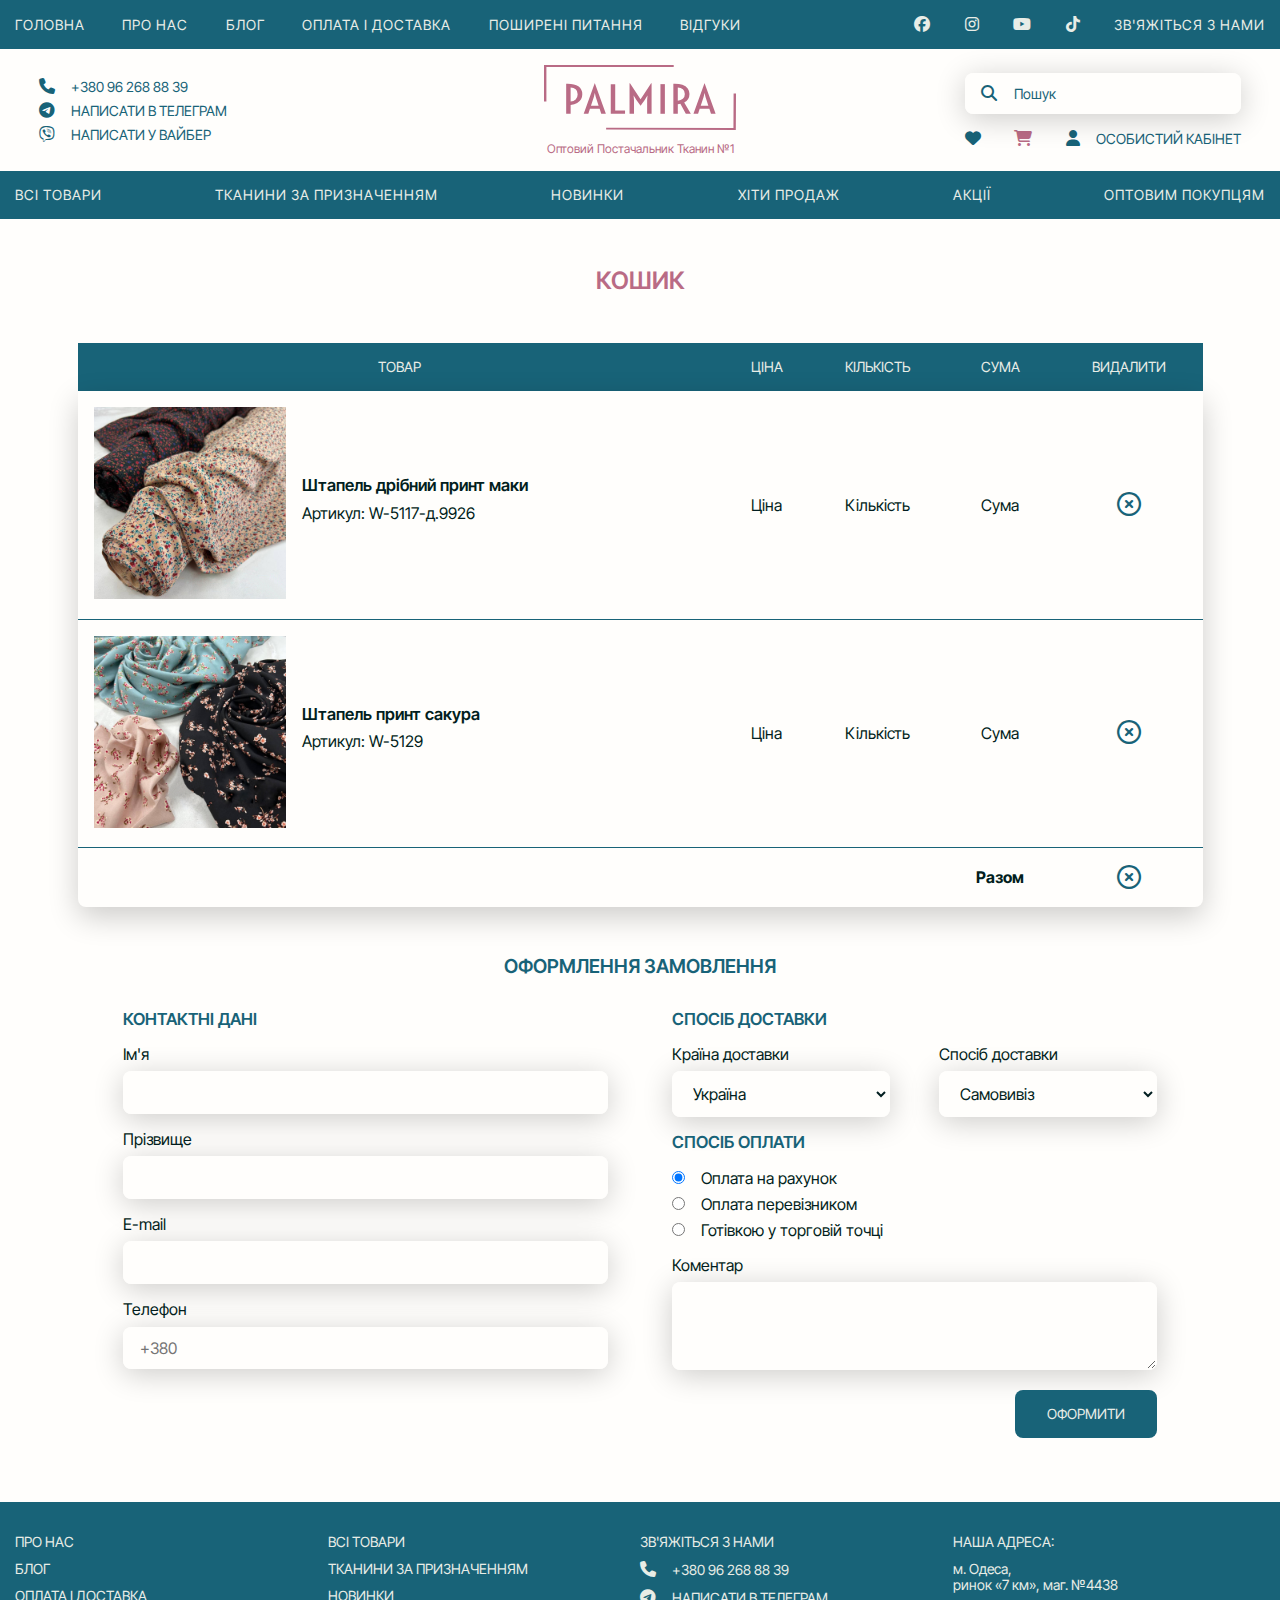
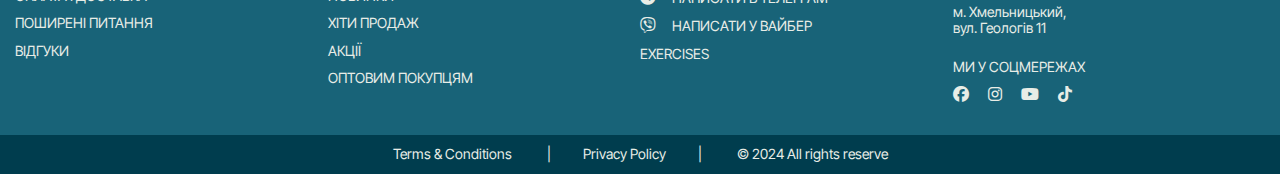
<file: html/cart.html>
<!DOCTYPE html>
<html lang="en">
  <head>
    <meta charset="UTF-8" />
    <meta name="viewport" content="width=device-width, initial-scale=1.0" />
    <link rel="icon" type="image/png" sizes="32x52" href="/icon.png" />
    <link rel="stylesheet" href="/css/main.css" />
    <title>Palmira Textile - Контакти</title>
  </head>
  <body>
    <header class="header">
      <!-- Header__top -->
      <div class="header__top top-header">
        <div class="container">
          <div class="top-header__container">
            <div class="top-header__menu menu">
              <nav class="menu__body">
                <ul class="menu__list">
                  <li class="menu__item">
                    <a href="/index.html">Головна</a>
                  </li>
                  <li class="menu__item">
                    <a href="about.html">Про нас</a>
                  </li>
                  <li class="menu__item"><a href="blog.html">Блог</a></li>
                  <li class="menu__item">
                    <a href="delivery.html">Оплата і доставка</a>
                  </li>
                  <li class="menu__item">
                    <a href="faq.html">Поширені питання</a>
                  </li>
                  <li class="menu__item">
                    <a href="responses.html">Відгуки</a>
                  </li>
                </ul>
              </nav>
            </div>

            <nav class="top-header__contacts contacts">
              <ul class="contacts__list">
                <li class="contacts__item">
                  <a
                    href="https://www.facebook.com/PalmiraTextile/"
                    target="_blank"
                    ><i class="fa-brands fa-facebook"></i
                  ></a>
                </li>
                <li class="contacts__item">
                  <a
                    href="https://www.instagram.com/tkani_palmiratextile/"
                    target="_blank"
                    ><i class="fa-brands fa-instagram"></i
                  ></a>
                </li>
                <li class="contacts__item">
                  <a
                    href="https://www.youtube.com/@palmiratextile3853"
                    target="_blank"
                    ><i class="fa-brands fa-youtube"></i
                  ></a>
                </li>
                <li class="contacts__item">
                  <a href="https://vm.tiktok.com/ZMenAk5jX/" target="_blank"
                    ><i class="fa-brands fa-tiktok"></i
                  ></a>
                </li>
                <li class="contacts__item contacts__btn">
                  <a href="contacts.html">Зв'яжіться з нами</a>
                </li>
              </ul>
            </nav>
          </div>
          <!-- top-header__container -->
        </div>
        <!-- container -->
      </div>

      <!-- Header__body -->
      <div class="header__body body-header">
        <div class="container">
          <div class="body-header__container">
            <div class="body-header__contacts">
              <a href="tel:+380962688839"
                ><i class="fa-solid fa-phone"></i>+380 96 268 88 39</a
              >
              <a href="#"
                ><i class="fa-brands fa-telegram"></i>Написати в Телеграм</a
              >
              <a href="#"
                ><i class="fa-brands fa-viber"></i>Написати у Вайбер</a
              >
            </div>

            <div class="body-header__brand brand">
              <a href="#" class="brand__logo">
                <img src="/images/logo.svg" alt="Logo-icon" />
                <p class="brand__title">Оптовий Постачальник Тканин №1</p>
              </a>
            </div>

            <div class="body-header__toolbar toolbar">
              <form action="#" class="toolbar__search">
                <button type="submit" class="toolbar__search-button">
                  <i class="fa-solid fa-magnifying-glass"></i>
                </button>
                <input
                  class="toolbar__search-input"
                  type="text"
                  autocomplete="off"
                  name="search"
                  placeholder="Пошук"
                />
              </form>

              <nav class="toolbar__account">
                <ul class="toolbar__list">
                  <li class="toolbar__item">
                    <a href="#"
                      ><i class="fa-solid fa-heart" title="Обране"></i
                    ></a>
                  </li>
                  <li class="toolbar__item">
                    <a href="cart.html"
                      ><i
                        class="fa-solid fa-cart-shopping active"
                        title="Кошик"
                      ></i
                    ></a>
                  </li>
                  <li class="toolbar__item">
                    <a href="account.html"
                      ><i class="fa-solid fa-user"></i>Особистий кабінет</a
                    >
                  </li>
                </ul>
              </nav>
            </div>
          </div>

          <button type="button" class="burger__menu">
            <span></span>
          </button>
        </div>
        <!-- container -->
      </div>

      <!-- Header__catalog -->
      <div class="header__catalog catalog-header">
        <div class="container">
          <nav class="catalog-header__menu menu">
            <li class="menu__catalog">
              <a href="catalog.html">Всі товари</a>
            </li>
            <li class="menu__catalog">
              <a href="catalog.html">Тканини за призначенням</a>
            </li>
            <li class="menu__catalog">
              <a href="catalog.html">Новинки</a>
            </li>
            <li class="menu__catalog">
              <a href="catalog.html">Хіти продаж</a>
            </li>
            <li class="menu__catalog">
              <a href="catalog.html">Акції</a>
            </li>
            <li class="menu__catalog">
              <a href="catalog.html">Оптовим покупцям</a>
            </li>
          </nav>
        </div>
      </div>
    </header>

    <main>
      <div class="container">
        <h1 class="hero__title">Кошик</h1>

        <!-- Cart -->
        <section id="cart">
          <div class="table">
            <div class="table__header">
              <div class="row">
                <div class="cell">Товар</div>
                <div class="cell">Ціна</div>
                <div class="cell">Кількість</div>
                <div class="cell">Сума</div>
                <div class="cell">Видалити</div>
              </div>
            </div>

            <div class="table__body">
              <div class="row">
                <div class="cell cell__flex">
                  <div class="cell__img">
                    <img
                      src="/images/products/product_1.jpg"
                      alt="Два рулони тканини штапель дрібний принт маки"
                    />
                  </div>
                  <div class="cell__text">
                    <h3 class="cell__name">
                      <a href="#">Штапель дрібний принт маки</a>
                    </h3>
                    <div class="product__article">Артикул: W-5117-д.9926</div>
                  </div>
                </div>

                <div class="cell">Ціна</div>
                <div class="cell">Кількість</div>
                <div class="cell">Сума</div>
                <div class="cell cell__del">
                  <a href="#!"><i class="fa-regular fa-circle-xmark"></i></a>
                </div>
              </div>

              <div class="row">
                <div class="cell cell__flex">
                  <div class="cell__img">
                    <img
                      src="/images/products/product_2.jpg"
                      alt="Два рулони тканини штапель дрібний принт маки"
                    />
                  </div>
                  <div class="cell__text">
                    <h3 class="cell__name">
                      <a href="#">Штапель принт сакура</a>
                    </h3>
                    <div class="product__article">Артикул: W-5129</div>
                  </div>
                </div>
                <div class="cell">Ціна</div>
                <div class="cell">Кількість</div>
                <div class="cell">Сума</div>
                <div class="cell cell__del">
                  <a href="#!"><i class="fa-regular fa-circle-xmark"></i></a>
                </div>
              </div>

              <div class="row">
                <div class="cell"></div>
                <div class="cell"></div>
                <div class="cell"></div>
                <div class="cell"><strong>Разом</strong></div>
                <div class="cell cell__del">
                  <a href="#!"><i class="fa-regular fa-circle-xmark"></i></a>
                </div>
              </div>
            </div>
          </div>
        </section>

        <!-- Order -->
        <section class="order">
          <div class="container">
            <h2 class="section__title">Оформлення замовлення</h2>

            <form class="form" action="">
              <div class="form__container">
                <div class="form__container-left">
                  <h3 class="section__title">Контактні дані</h3>

                  <div class="form__first-name">
                    <p>
                      <label for="first__name">Ім'я</label>
                    </p>
                    <input
                      id="first__name"
                      type="text"
                      name="name"
                      autocomplete="on"
                    />
                  </div>

                  <div class="form__last-name">
                    <p>
                      <label for="last__name">Прізвище</label>
                    </p>
                    <input
                      id="last__name"
                      type="text"
                      name="name"
                      autocomplete="on"
                    />
                  </div>

                  <div class="form__email">
                    <p>
                      <label for="email">E-mail</label>
                    </p>
                    <input
                      id="email"
                      type="email"
                      name="e-mail"
                      autocomplete="on"
                    />
                  </div>

                  <div class="form__tel">
                    <p>
                      <label for="tel">Телефон</label>
                    </p>
                    <input
                      id="tel"
                      type="tel"
                      name="phone"
                      placeholder="+380"
                      autocomplete="on"
                    />
                  </div>
                </div>

                <div class="form__container-right">
                  <h3 class="section__title">Спосіб доставки</h3>
                  <div class="delivery">
                    <div class="delivery__country">
                      <p><label for="country">Країна доставки</label></p>
                      <select name="country" id="country">
                        <option value="default">Україна</option>
                        <option value="other">Молдова</option>
                      </select>
                    </div>

                    <div class="delivery__delivery">
                      <p><label for="delivery">Спосіб доставки</label></p>
                      <select name="delivery" id="delivery">
                        <option value="default">Самовивіз</option>
                        <option value="other1">Нова пошта</option>
                        <option value="other2">Укрпошта</option>
                        <option value="other3">Gunsel</option>
                        <option value="other4">Делівері</option>
                        <option value="other5">Justin</option>
                        <option value="other6">Автолюкс</option>
                        <option value="other7">Автоперевізники</option>
                        <option value="other8">Адресна доставка</option>
                      </select>
                    </div>
                  </div>

                  <div class="pay">
                    <h3 class="section__title">Спосіб оплати</h3>
                    <p>
                      <label
                        ><span
                          ><input
                            type="radio"
                            name="pay"
                            value="account-pay"
                            checked /></span
                        >Оплата на рахунок</label
                      >
                    </p>

                    <p>
                      <label
                        ><span
                          ><input
                            type="radio"
                            name="pay"
                            value="site-pay" /></span
                        >Оплата перевізником</label
                      >
                    </p>

                    <p>
                      <label
                        ><span
                          ><input
                            type="radio"
                            name="pay"
                            value="delivery-pay" /></span
                        >Готівкою у торговій точці</label
                      >
                    </p>
                  </div>

                  <div class="form__text">
                    <p>
                      <label for="textarea">Коментар</label>
                    </p>
                    <textarea name="textarea" id="textarea"></textarea>
                  </div>

                  <div class="form__button">
                    <input type="submit" name="submit" value="Оформити" />
                  </div>
                </div>
              </div>
            </form>
          </div>
        </section>
      </div>
    </main>

    <!-- Footer -->
    <footer class="footer">
      <div class="container">
        <section class="footer__top">
          <nav class="footer__menu">
            <ul class="footer__menu-list">
              <li class="footer__menu-item">
                <a href="about.html">Про нас</a>
              </li>
              <li class="footer__menu-item">
                <a href="blog.html">Блог</a>
              </li>
              <li class="footer__menu-item">
                <a href="delivery.html">Оплата і доставка</a>
              </li>
              <li class="footer__menu-item">
                <a href="faq.html">Поширені питання</a>
              </li>
              <li class="footer__menu-item">
                <a href="responses.html">Відгуки</a>
              </li>
            </ul>
          </nav>

          <nav class="footer__catalog">
            <ul class="footer__catalog-list">
              <li class="footer__catalog-item">
                <a href="catalog.html">Всі товари</a>
              </li>
              <li class="footer__catalog-item">
                <a href="catalog.html">Тканини за призначенням</a>
              </li>
              <li class="footer__catalog-item">
                <a href="catalog.html">Новинки</a>
              </li>
              <li class="footer__catalog-item">
                <a href="catalog.html">Хіти продаж</a>
              </li>
              <li class="footer__catalog-item">
                <a href="catalog.html">Акції</a>
              </li>
              <li class="footer__catalog-item">
                <a href="catalog.html">Оптовим покупцям</a>
              </li>
            </ul>
          </nav>

          <div class="footer__contacts">
            <ul class="footer__contacts-list">
              <li class="footer__contacts-item">
                <a href="contacts.html">Зв'яжіться з нами</a>
              </li>
              <li class="footer__contacts-item">
                <a href="tel:+380962688839"
                  ><i class="fa-solid fa-phone"></i>+380 96 268 88 39</a
                >
              </li>
              <li class="footer__contacts-item">
                <a href="#"
                  ><i class="fa-brands fa-telegram"></i>Написати в Телеграм</a
                >
              </li>
              <li class="footer__contacts-item">
                <a href="#"
                  ><i class="fa-brands fa-viber"></i>Написати у Вайбер</a
                >
              </li>
              <li class="footer__contacts-item">
                <a href="/exercises/index.html">Exercises</a>
              </li>
            </ul>
          </div>

          <div class="footer__address">
            <div class="address__list">
              <p class="address__list-title">
                <a href="contacts.html">Наша адреса:</a>
              </p>
              <div class="address__list-item">
                м. Одеса, <br />
                ринок «7 км», маг. №4438
              </div>
              <div class="address__list-item">
                м. Хмельницький, <br />
                вул. Геологів 11
              </div>
            </div>

            <div class="social__list">
              <p class="social__list-title">Ми у соцмережах</p>
              <a href="#"><i class="fa-brands fa-facebook"></i></a>
              <a href="#"><i class="fa-brands fa-instagram"></i></a>
              <a href="#"><i class="fa-brands fa-youtube"></i></a>
              <a href="#"><i class="fa-brands fa-tiktok"></i></a>
            </div>
          </div>
        </section>
      </div>

      <section class="footer__bottom">
        <a href="#"
          ><span class="footer__bottom-terms">Terms &amp; Conditions</span></a
        >
        <a href="#"
          ><span class="footer__bottom-privacy">Privacy Policy</span></a
        >
        <span class="footer__bottom-copy">&copy; 2024 All rights reserve</span>
      </section>
    </footer>
  </body>
</html>
</file>
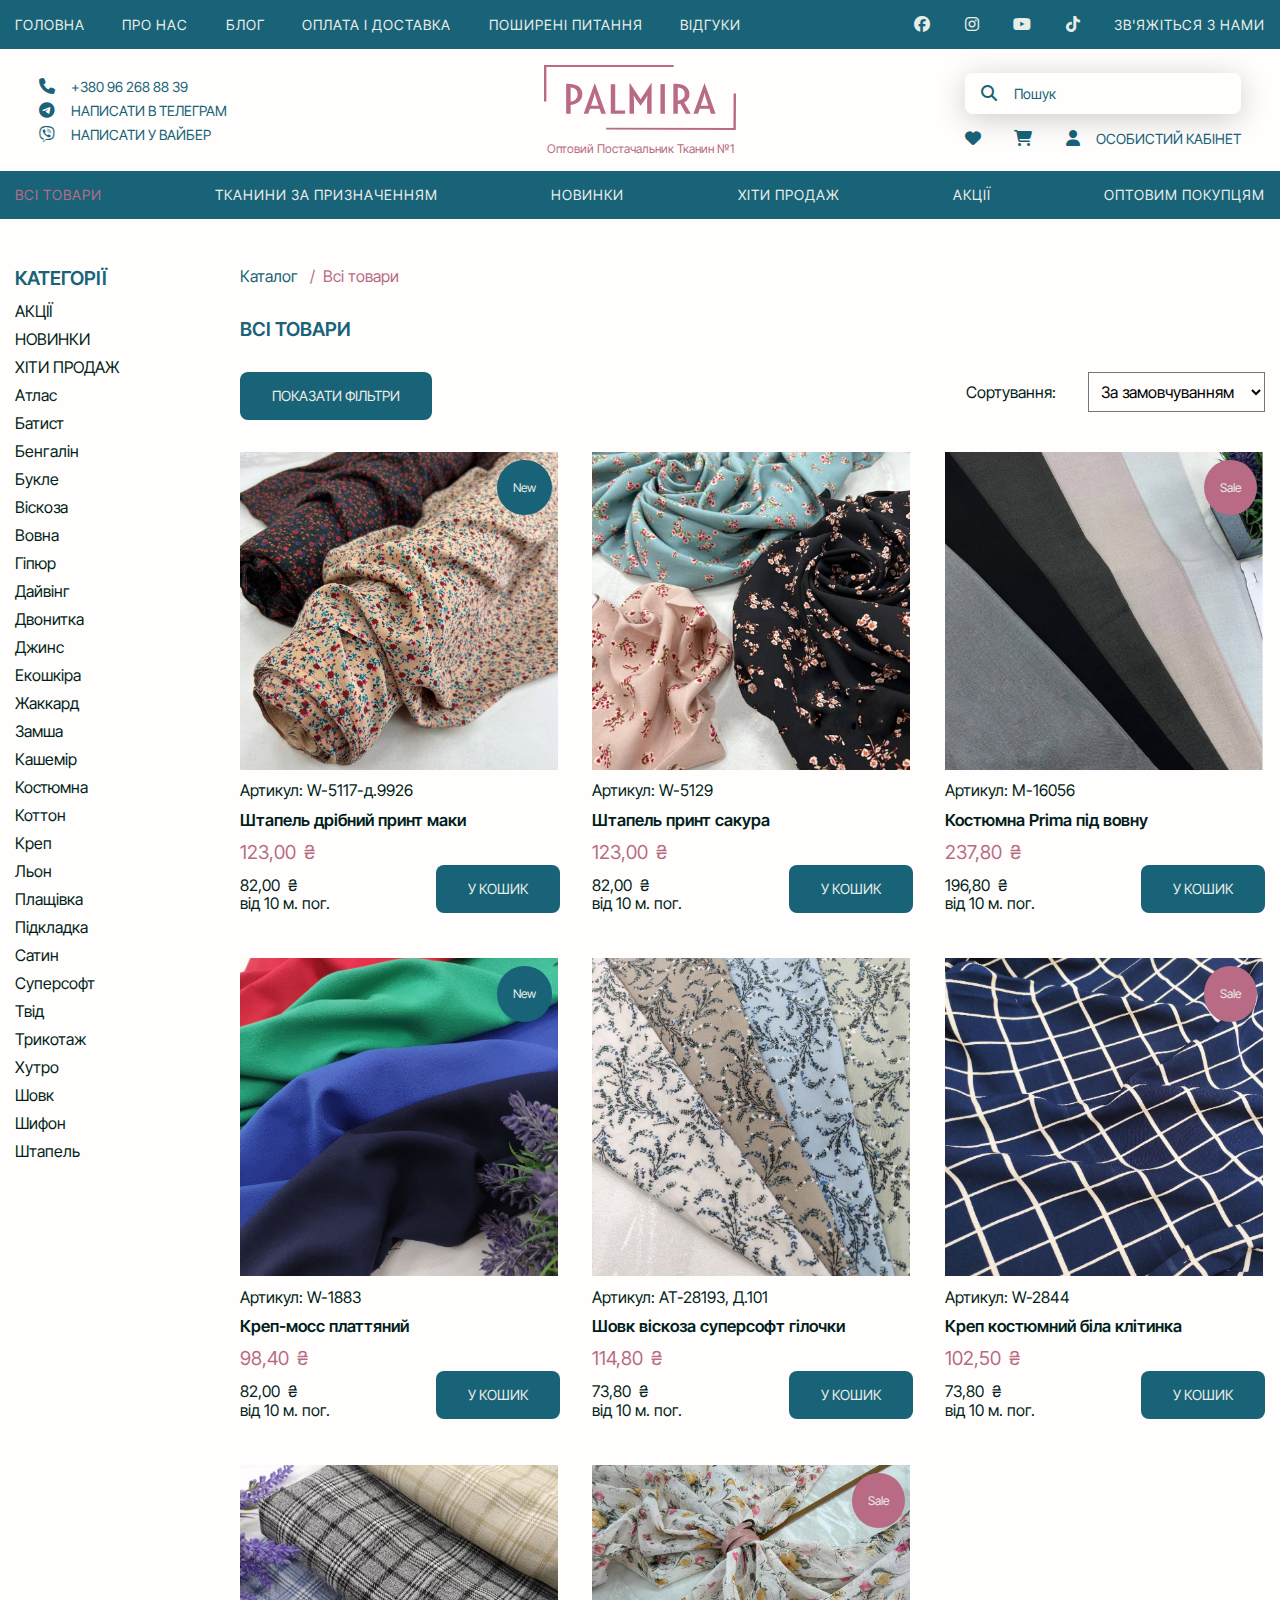
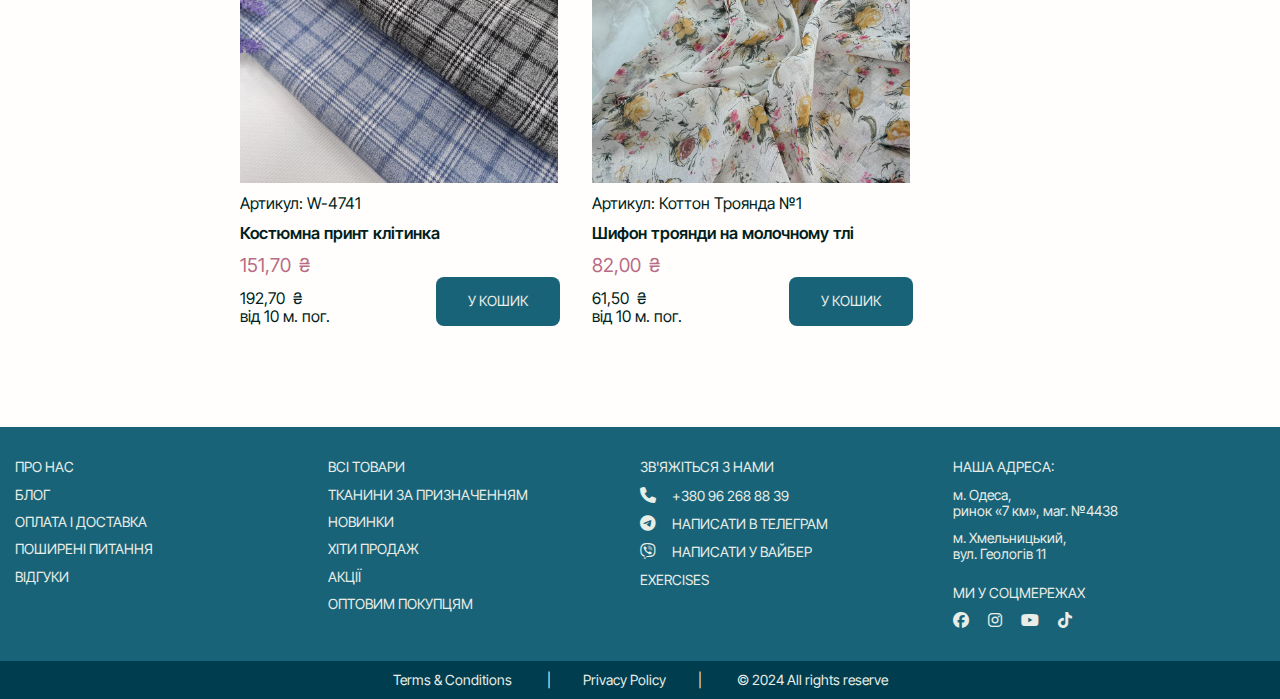
<file: html/catalog.html>
<!DOCTYPE html>
<html lang="en">
  <head>
    <meta charset="UTF-8" />
    <meta name="viewport" content="width=device-width, initial-scale=1.0" />
    <link rel="icon" type="image/png" sizes="32x52" href="/icon.png" />
    <link rel="stylesheet" href="/css/main.css" />
    <title>Palmira Textile - Каталог</title>
  </head>
  <body>
    <div class="wrapper">
      <header class="header">
        <!-- Header__top -->
        <div class="header__top top-header">
          <div class="container">
            <div class="top-header__container">
              <div class="top-header__menu menu">
                <nav class="menu__body">
                  <ul class="menu__list">
                    <li class="menu__item">
                      <a href="/index.html">Головна</a>
                    </li>
                    <li class="menu__item">
                      <a href="/html/about.html">Про нас</a>
                    </li>
                    <li class="menu__item">
                      <a href="/html/blog.html">Блог</a>
                    </li>
                    <li class="menu__item">
                      <a href="/html/delivery.html">Оплата і доставка</a>
                    </li>
                    <li class="menu__item">
                      <a href="/html/faq.html">Поширені питання</a>
                    </li>
                    <li class="menu__item">
                      <a href="/html/responses.html">Відгуки</a>
                    </li>
                  </ul>
                </nav>
              </div>

              <nav class="top-header__contacts contacts">
                <ul class="contacts__list">
                  <li class="contacts__item">
                    <a
                      href="https://www.facebook.com/PalmiraTextile/"
                      target="_blank"
                      ><i class="fa-brands fa-facebook"></i
                    ></a>
                  </li>
                  <li class="contacts__item">
                    <a
                      href="https://www.instagram.com/tkani_palmiratextile/"
                      target="_blank"
                      ><i class="fa-brands fa-instagram"></i
                    ></a>
                  </li>
                  <li class="contacts__item">
                    <a
                      href="https://www.youtube.com/@palmiratextile3853"
                      target="_blank"
                      ><i class="fa-brands fa-youtube"></i
                    ></a>
                  </li>
                  <li class="contacts__item">
                    <a href="https://vm.tiktok.com/ZMenAk5jX/" target="_blank"
                      ><i class="fa-brands fa-tiktok"></i
                    ></a>
                  </li>
                  <li class="contacts__item contacts__btn">
                    <a href="/html/contacts.html">Зв'яжіться з нами</a>
                  </li>
                </ul>
              </nav>
            </div>
            <!-- top-header__container -->
          </div>
          <!-- container -->
        </div>

        <!-- Header__body -->
        <div class="header__body body-header">
          <div class="container">
            <div class="body-header__container">
              <div class="body-header__contacts">
                <a href="tel:+380962688839"
                  ><i class="fa-solid fa-phone"></i>+380 96 268 88 39</a
                >
                <a href="#"
                  ><i class="fa-brands fa-telegram"></i>Написати в Телеграм</a
                >
                <a href="#"
                  ><i class="fa-brands fa-viber"></i>Написати у Вайбер</a
                >
              </div>

              <div class="body-header__brand brand">
                <a href="#" class="brand__logo">
                  <img src="/images/logo.svg" alt="Logo-icon" />
                  <p class="brand__title">Оптовий Постачальник Тканин №1</p>
                </a>
              </div>

              <div class="body-header__toolbar toolbar">
                <form action="#" class="toolbar__search">
                  <button type="submit" class="toolbar__search-button">
                    <i class="fa-solid fa-magnifying-glass"></i>
                  </button>
                  <input
                    class="toolbar__search-input"
                    type="text"
                    autocomplete="off"
                    name="search"
                    placeholder="Пошук"
                  />
                </form>

                <nav class="toolbar__account">
                  <ul class="toolbar__list">
                    <li class="toolbar__item">
                      <a href="#"
                        ><i class="fa-solid fa-heart" title="Обране"></i
                      ></a>
                    </li>
                    <li class="toolbar__item">
                      <a href="/html/cart.html"
                        ><i class="fa-solid fa-cart-shopping" title="Кошик"></i
                      ></a>
                    </li>
                    <li class="toolbar__item">
                      <a href="account.html"
                        ><i class="fa-solid fa-user"></i>Особистий кабінет</a
                      >
                    </li>
                  </ul>
                </nav>
              </div>
            </div>

            <button type="button" class="burger__menu">
              <span></span>
            </button>
          </div>
          <!-- container -->
        </div>

        <!-- Header__catalog -->
        <div class="header__catalog catalog-header">
          <div class="container">
            <nav class="catalog-header__menu menu">
              <li class="menu__catalog active">
                <a href="/html/catalog.html">Всі товари</a>
              </li>
              <li class="menu__catalog">
                <a href="catalog.html">Тканини за призначенням</a>
              </li>
              <li class="menu__catalog">
                <a href="/html/catalog.html">Новинки</a>
              </li>
              <li class="menu__catalog">
                <a href="catalog.html">Хіти продаж</a>
              </li>
              <li class="menu__catalog">
                <a href="/html/catalog.html">Акції</a>
              </li>
              <li class="menu__catalog">
                <a href="/html/catalog.html">Оптовим покупцям</a>
              </li>
            </nav>
          </div>
        </div>
      </header>

      <!-- Catalog -->
      <main class="catalog">
        <div class="container">
          <div class="catalog__container">
            <!-- Catalog__aside -->
            <aside class="catalog__aside">
              <div class="aside__container">
                <header class="aside__header">
                  <h2>Категорії</h2>
                </header>
                <ul class="aside__categories">
                  <li class="aside__categories-common">
                    <a href="#">Акції</a>
                  </li>
                  <li class="aside__categories-common">
                    <a href="#">Новинки</a>
                  </li>
                  <li class="aside__categories-common">
                    <a href="#">Хіти продаж</a>
                  </li>
                  <li><a href="#">Атлас</a></li>
                  <li><a href="#">Батист</a></li>
                  <li><a href="#">Бенгалін</a></li>
                  <li><a href="#">Букле</a></li>
                  <li><a href="#">Віскоза</a></li>
                  <li><a href="#">Вовна</a></li>
                  <li><a href="#">Гіпюр</a></li>
                  <li><a href="#">Дайвінг</a></li>
                  <li><a href="#">Двонитка</a></li>
                  <li><a href="#">Джинс</a></li>
                  <li><a href="#">Екошкіра</a></li>
                  <li><a href="#">Жаккард</a></li>
                  <li><a href="#">Замша</a></li>
                  <li><a href="#">Кашемір</a></li>
                  <li><a href="#">Костюмна</a></li>
                  <li><a href="#">Коттон</a></li>
                  <li><a href="#">Креп</a></li>
                  <li><a href="#">Льон</a></li>
                  <li><a href="#">Плащівка</a></li>
                  <li><a href="#">Підкладка</a></li>
                  <li><a href="#">Сатин</a></li>
                  <li><a href="#">Суперсофт</a></li>
                  <li><a href="#">Твід</a></li>
                  <li><a href="#">Трикотаж</a></li>
                  <li><a href="#">Хутро</a></li>
                  <li><a href="#">Шовк</a></li>
                  <li><a href="#">Шифон</a></li>
                  <li><a href="#">Штапель</a></li>
                </ul>
              </div>
            </aside>

            <!-- Catalog__main -->
            <section class="catalog__main">
              <section class="breadcrumbs">
                <div class="breadcrumds__container">
                  <ul class="breadcrumbs__list">
                    <li class="breadcrumbs__item">
                      <a href="catalog.html">Каталог</a>
                    </li>
                    <li class="breadcrumbs__item active">
                      <a href="catalog.html">Всі товари</a>
                    </li>
                  </ul>
                </div>
              </section>

              <h2 class="section__title">Всі товари</h2>

              <div class="choice">
                <div class="filters">
                  <button class="filtres__button" type="button">
                    Показати фільтри
                  </button>

                  <div class="filtres__inner"></div>
                </div>

                <div class="sort">
                  <p>Сортування:</p>
                  <select class="sort__select" name="" id="">
                    <option class="sort__value" value="default">
                      За замовчуванням
                    </option>
                    <option class="sort__value" value="low-high">
                      Ціна за зростанням
                    </option>
                    <option class="sort__value" value="high-low">
                      Ціна за спаданням
                    </option>
                  </select>
                </div>
              </div>

              <section class="product__container">
                <article class="product">
                  <div class="product__img">
                    <div class="badge badge__new">New</div>
                    <a href="#">
                      <img
                        src="/images/products/product_1.jpg"
                        alt="Два рулони тканини штапель дрібний принт маки"
                      />
                    </a>

                    <div class="product__icons">
                      <a href="" class="fas fa-heart"></a>
                      <a href="" class="fas fa-eye"></a>
                    </div>
                  </div>

                  <div class="product__content">
                    <div class="product__article">Артикул: W-5117-д.9926</div>
                    <div class="product__colors"></div>
                    <h3 class="product__name">
                      <a href="#">Штапель дрібний принт маки</a>
                    </h3>

                    <div class="product__buy">
                      <div class="product__price">
                        <div class="product__price-retail">123,00</div>
                        <div class="product__price-wholesale">82,00</div>
                        <span>від 10 м. пог.</span>
                      </div>

                      <div class="common__button">
                        <a href="html/about.html" class="common__btn"
                          >У кошик</a
                        >
                      </div>
                    </div>
                  </div>
                </article>

                <article class="product">
                  <div class="product__img">
                    <a href="#"
                      ><img
                        src="/images/products/product_2.jpg"
                        alt="Три види тканини штапель принт сакура"
                    /></a>

                    <div class="product__icons">
                      <a href="" class="fas fa-heart"></a>
                      <a href="" class="fas fa-eye"></a>
                    </div>
                  </div>

                  <div class="product__content">
                    <div class="product__article">Артикул: W-5129</div>
                    <div class="product__colors"></div>
                    <h3 class="product__name">
                      <a href="#">Штапель принт сакура</a>
                    </h3>
                    <div class="product__buy">
                      <div class="product__price">
                        <div class="product__price-retail">123,00</div>
                        <div class="product__price-wholesale">82,00</div>
                        <span>від 10 м. пог.</span>
                      </div>

                      <div class="common__button">
                        <a href="html/about.html" class="common__btn"
                          >У кошик</a
                        >
                      </div>
                    </div>
                  </div>
                </article>

                <article class="product">
                  <div class="product__img">
                    <div class="badge badge__sale">Sale</div>
                    <a href="#"
                      ><img
                        src="/images/products/product_3.jpg"
                        alt="Тканина костюмна Prima під вовну п'ять кольорів"
                    /></a>

                    <div class="product__icons">
                      <a href="" class="fas fa-heart"></a>
                      <a href="" class="fas fa-eye"></a>
                    </div>
                  </div>

                  <div class="product__content">
                    <div class="product__article">Артикул: М-16056</div>
                    <div class="product__colors"></div>
                    <h3 class="product__name">
                      <a href="#">Костюмна Prima під вовну</a>
                    </h3>

                    <div class="product__buy">
                      <div class="product__price">
                        <div class="product__price-retail">237,80</div>
                        <div class="product__price-wholesale">196,80</div>
                        <span>від 10 м. пог.</span>
                      </div>

                      <div class="common__button">
                        <a href="html/about.html" class="common__btn"
                          >У кошик</a
                        >
                      </div>
                    </div>
                  </div>
                </article>

                <article class="product">
                  <div class="product__img">
                    <div class="badge badge__new">New</div>
                    <a href="#"
                      ><img
                        src="/images/products/product_4.jpg"
                        alt="Тканина креп-мосс платтяний чотири кольори"
                    /></a>

                    <div class="product__icons">
                      <a href="" class="fas fa-heart"></a>
                      <a href="" class="fas fa-eye"></a>
                    </div>
                  </div>

                  <div class="product__content">
                    <div class="product__article">Артикул: W-1883</div>
                    <div class="product__colors"></div>
                    <h3 class="product__name">
                      <a href="#">Креп-мосс платтяний</a>
                    </h3>

                    <div class="product__buy">
                      <div class="product__price">
                        <div class="product__price-retail">98,40</div>
                        <div class="product__price-wholesale">82,00</div>
                        <span>від 10 м. пог.</span>
                      </div>

                      <div class="common__button">
                        <a href="html/about.html" class="common__btn"
                          >У кошик</a
                        >
                      </div>
                    </div>
                  </div>
                </article>

                <article class="product">
                  <div class="product__img">
                    <a href="#">
                      <img
                        src="/images/products/product_5.jpg"
                        alt="Тканина шовк віскоза м'який софт чотири кольори принт в гілочках"
                      />
                    </a>

                    <div class="product__icons">
                      <a href="" class="fas fa-heart"></a>
                      <a href="" class="fas fa-eye"></a>
                    </div>
                  </div>

                  <div class="product__content">
                    <div class="product__article">Артикул: АТ-28193, Д.101</div>
                    <div class="product__colors"></div>
                    <h3 class="product__name">
                      <a href="#">Шовк віскоза суперсофт гілочки</a>
                    </h3>

                    <div class="product__buy">
                      <div class="product__price">
                        <div class="product__price-retail">114,80</div>
                        <div class="product__price-wholesale">73,80</div>
                        <span>від 10 м. пог.</span>
                      </div>

                      <div class="common__button">
                        <a href="html/about.html" class="common__btn"
                          >У кошик</a
                        >
                      </div>
                    </div>
                  </div>
                </article>

                <article class="product">
                  <div class="product__img">
                    <div class="badge badge__sale">Sale</div>
                    <a href="#">
                      <img
                        src="/images/products/product_6.jpg"
                        alt="Тканина креп костюмний темно-синій в білу клітинку"
                      />
                    </a>

                    <div class="product__icons">
                      <a href="" class="fas fa-heart"></a>
                      <a href="" class="fas fa-eye"></a>
                    </div>
                  </div>

                  <div class="product__content">
                    <div class="product__article">Артикул: W-2844</div>
                    <div class="product__colors"></div>
                    <h3 class="product__name">
                      <a href="#">Креп костюмний біла клітинка</a>
                    </h3>

                    <div class="product__buy">
                      <div class="product__price">
                        <div class="product__price-retail">102,50</div>
                        <div class="product__price-wholesale">73,80</div>
                        <span>від 10 м. пог.</span>
                      </div>

                      <div class="common__button">
                        <a href="html/about.html" class="common__btn"
                          >У кошик</a
                        >
                      </div>
                    </div>
                  </div>
                </article>

                <article class="product">
                  <div class="product__img">
                    <a href="#">
                      <img
                        src="/images/products/product_7.jpg"
                        alt="Тканина костюмна трьох кольорів принт клітинка"
                      />
                    </a>

                    <div class="product__icons">
                      <a href="" class="fas fa-heart"></a>
                      <a href="" class="fas fa-eye"></a>
                    </div>
                  </div>

                  <div class="product__content">
                    <div class="product__article">Артикул: W-4741</div>
                    <div class="product__colors"></div>
                    <h3 class="product__name">
                      <a href="#">Костюмна принт клітинка</a>
                    </h3>

                    <div class="product__buy">
                      <div class="product__price">
                        <div class="product__price-retail">151,70</div>
                        <div class="product__price-wholesale">192,70</div>
                        <span>від 10 м. пог.</span>
                      </div>

                      <div class="common__button">
                        <a href="html/about.html" class="common__btn"
                          >У кошик</a
                        >
                      </div>
                    </div>
                  </div>
                </article>

                <article class="product">
                  <div class="product__img">
                    <div class="badge badge__sale">Sale</div>
                    <a href="#">
                      <img
                        src="/images/products/product_8.jpg"
                        alt="Тканина шифон жовто-червоні троянди на молочному тлі"
                      />
                    </a>

                    <div class="product__icons">
                      <a href="" class="fas fa-heart"></a>
                      <a href="" class="fas fa-eye"></a>
                    </div>
                  </div>

                  <div class="product__content">
                    <div class="product__article">
                      Артикул: Коттон Троянда №1
                    </div>
                    <div class="product__colors"></div>
                    <h3 class="product__name">
                      <a href="#">Шифон троянди на молочному тлі</a>
                    </h3>

                    <div class="product__buy">
                      <div class="product__price">
                        <div class="product__price-retail">82,00</div>
                        <div class="product__price-wholesale">61,50</div>
                        <span>від 10 м. пог.</span>
                      </div>

                      <div class="common__button">
                        <a href="html/about.html" class="common__btn"
                          >У кошик</a
                        >
                      </div>
                    </div>
                  </div>
                </article>
              </section>
            </section>
          </div>
        </div>
      </main>

      <!-- Footer -->
      <footer class="footer">
        <div class="container">
          <section class="footer__top">
            <nav class="footer__menu">
              <ul class="footer__menu-list">
                <li class="footer__menu-item">
                  <a href="/html/about.html">Про нас</a>
                </li>
                <li class="footer__menu-item">
                  <a href="/html/blog.html">Блог</a>
                </li>
                <li class="footer__menu-item">
                  <a href="/html/delivery.html">Оплата і доставка</a>
                </li>
                <li class="footer__menu-item">
                  <a href="/html/faq.html">Поширені питання</a>
                </li>
                <li class="footer__menu-item">
                  <a href="/html/responses.html">Відгуки</a>
                </li>
              </ul>
            </nav>

            <nav class="footer__catalog">
              <ul class="footer__catalog-list">
                <li class="footer__catalog-item">
                  <a href="/html/catalog.html">Всі товари</a>
                </li>
                <li class="footer__catalog-item">
                  <a href="/html/catalog.html">Тканини за призначенням</a>
                </li>
                <li class="footer__catalog-item">
                  <a href="/html/catalog.html">Новинки</a>
                </li>
                <li class="footer__catalog-item">
                  <a href="/html/catalog.html">Хіти продаж</a>
                </li>
                <li class="footer__catalog-item">
                  <a href="/html/catalog.html">Акції</a>
                </li>
                <li class="footer__catalog-item">
                  <a href="/html/catalog.html">Оптовим покупцям</a>
                </li>
              </ul>
            </nav>

            <div class="footer__contacts">
              <ul class="footer__contacts-list">
                <li class="footer__contacts-item">
                  <a href="/html/contacts.html">Зв'яжіться з нами</a>
                </li>
                <li class="footer__contacts-item">
                  <a href="tel:+380962688839"
                    ><i class="fa-solid fa-phone"></i>+380 96 268 88 39</a
                  >
                </li>
                <li class="footer__contacts-item">
                  <a href="#"
                    ><i class="fa-brands fa-telegram"></i>Написати в Телеграм</a
                  >
                </li>
                <li class="footer__contacts-item">
                  <a href="#"
                    ><i class="fa-brands fa-viber"></i>Написати у Вайбер</a
                  >
                </li>
                <li class="footer__contacts-item">
                  <a href="/exercises/index.html">Exercises</a>
                </li>
              </ul>
            </div>

            <div class="footer__address">
              <div class="address__list">
                <p class="address__list-title">
                  <a href="/html/contacts.html">Наша адреса:</a>
                </p>
                <div class="address__list-item">
                  м. Одеса, <br />
                  ринок «7 км», маг. №4438
                </div>
                <div class="address__list-item">
                  м. Хмельницький, <br />
                  вул. Геологів 11
                </div>
              </div>

              <div class="social__list">
                <p class="social__list-title">Ми у соцмережах</p>
                <a href="#"><i class="fa-brands fa-facebook"></i></a>
                <a href="#"><i class="fa-brands fa-instagram"></i></a>
                <a href="#"><i class="fa-brands fa-youtube"></i></a>
                <a href="#"><i class="fa-brands fa-tiktok"></i></a>
              </div>
            </div>
          </section>
        </div>

        <section class="footer__bottom">
          <a href="#"
            ><span class="footer__bottom-terms">Terms &amp; Conditions</span></a
          >
          <a href="#"
            ><span class="footer__bottom-privacy">Privacy Policy</span></a
          >
          <span class="footer__bottom-copy"
            >&copy; 2024 All rights reserve</span
          >
        </section>
      </footer>
    </div>
  </body>
</html>
</file>
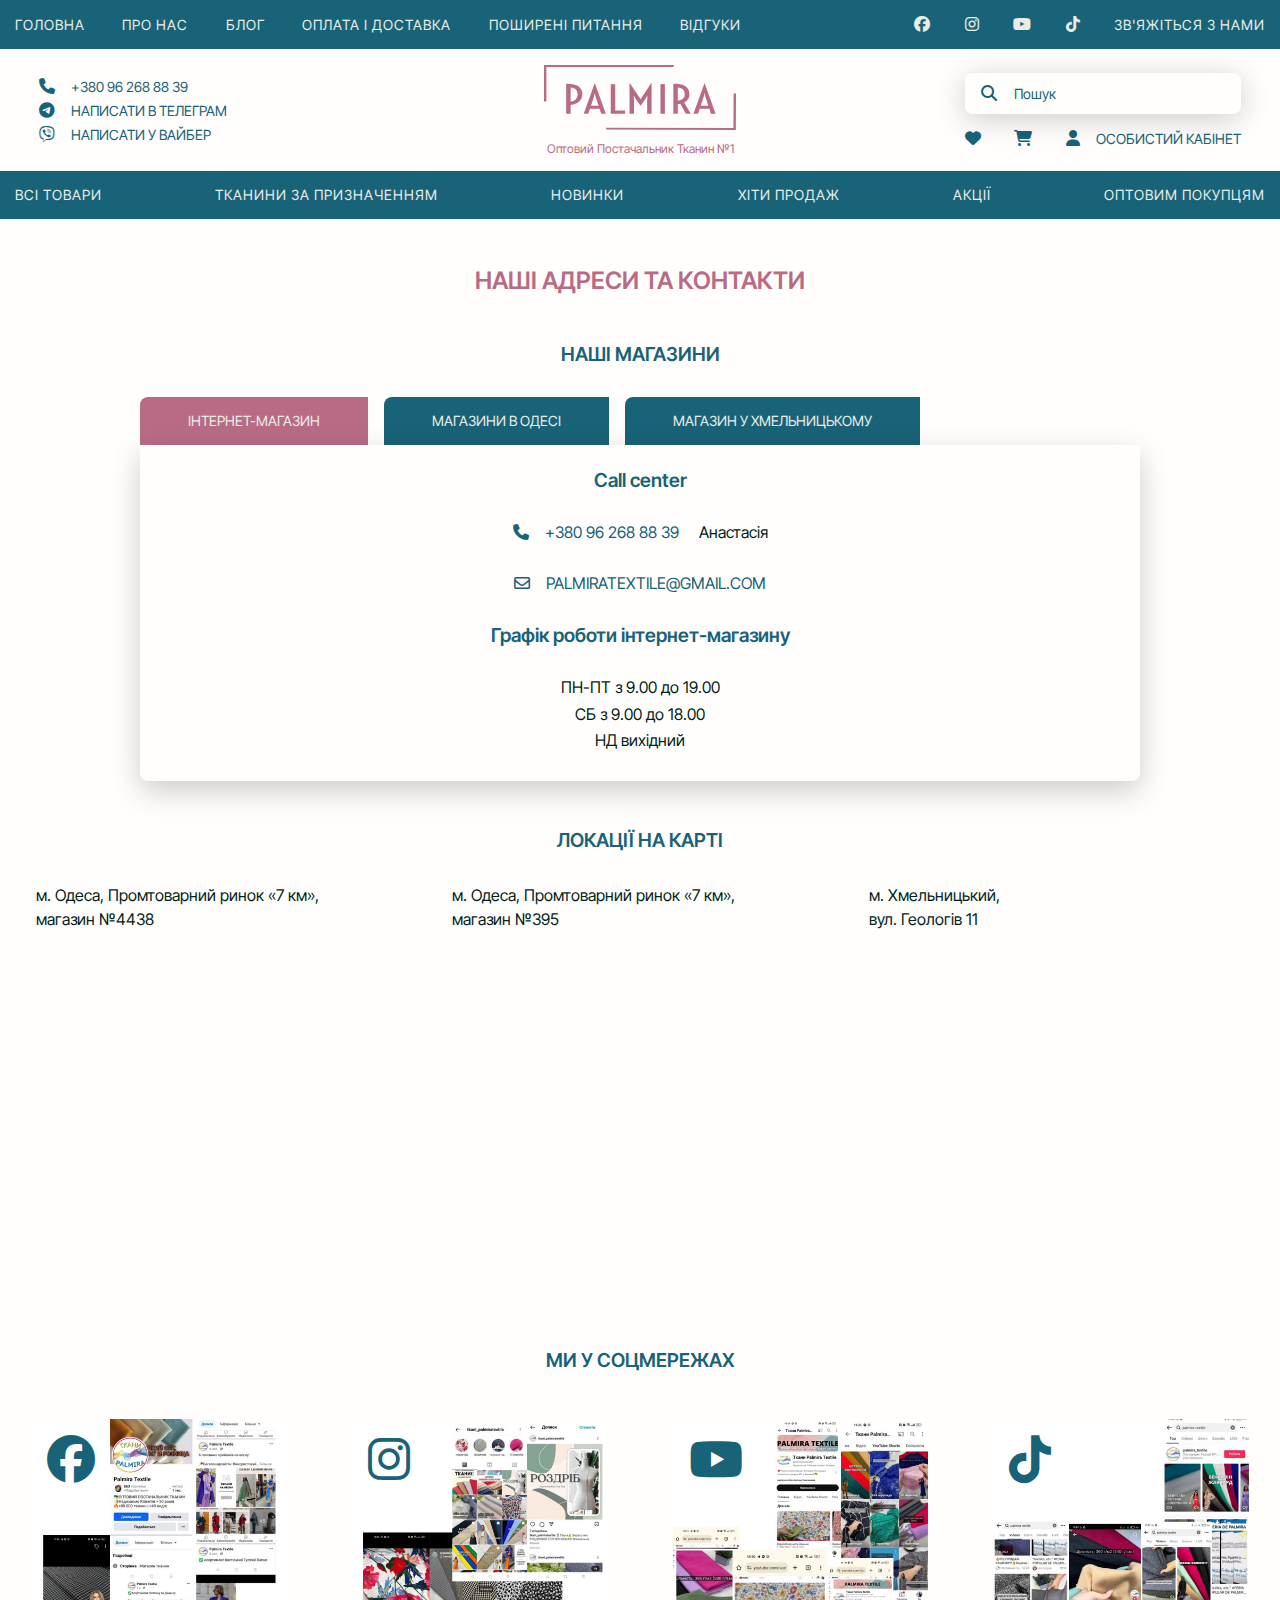
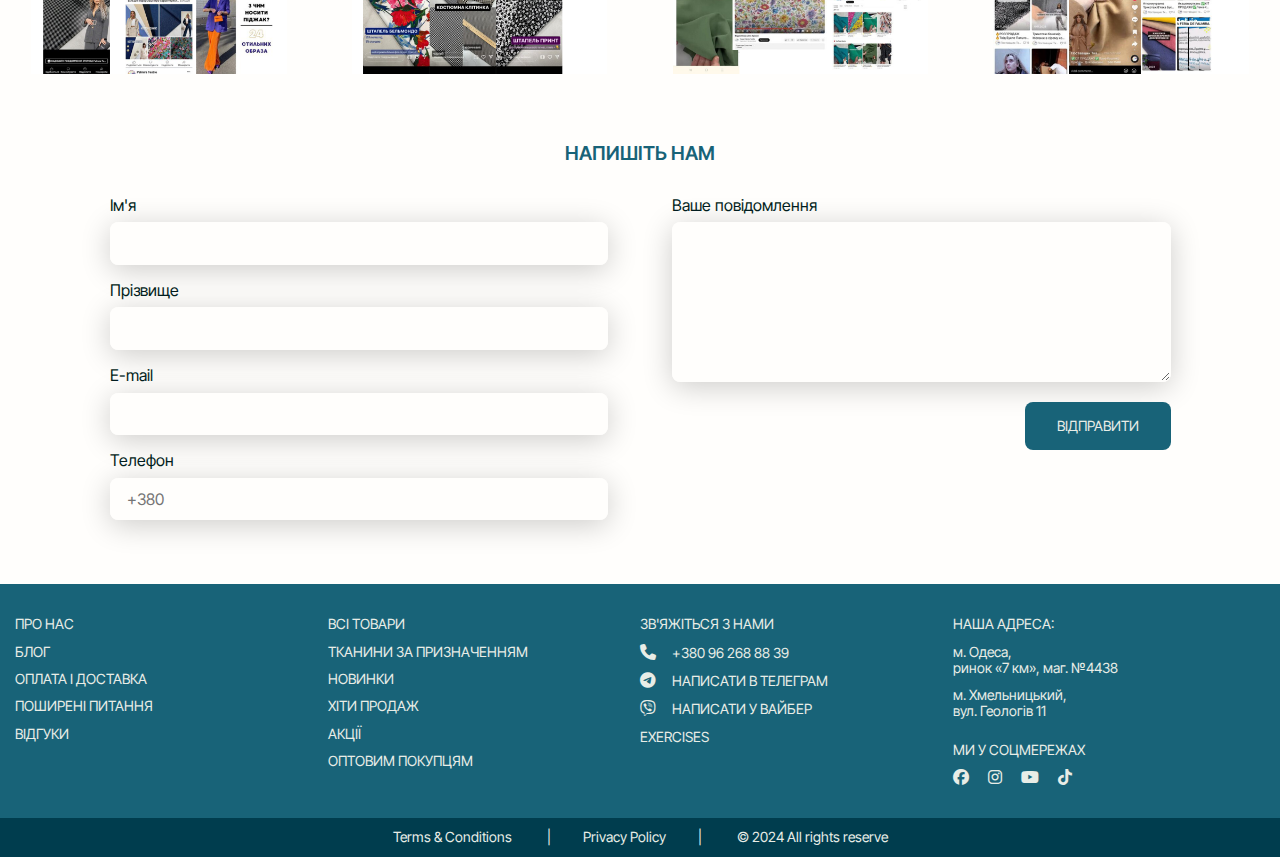
<file: html/contacts.html>
<!DOCTYPE html>
<html lang="en">
  <head>
    <meta charset="UTF-8" />
    <meta name="viewport" content="width=device-width, initial-scale=1.0" />
    <link rel="icon" type="image/png" sizes="32x52" href="/icon.png" />
    <link rel="stylesheet" href="/css/main.css" />
    <title>Palmira Textile - Контакти</title>
  </head>
  <body>
    <header class="header">
      <!-- Header__top -->
      <div class="header__top top-header">
        <div class="container">
          <div class="top-header__container">
            <div class="top-header__menu menu">
              <nav class="menu__body">
                <ul class="menu__list">
                  <li class="menu__item">
                    <a href="/index.html">Головна</a>
                  </li>
                  <li class="menu__item">
                    <a href="about.html">Про нас</a>
                  </li>
                  <li class="menu__item"><a href="blog.html">Блог</a></li>
                  <li class="menu__item">
                    <a href="delivery.html">Оплата і доставка</a>
                  </li>
                  <li class="menu__item">
                    <a href="faq.html">Поширені питання</a>
                  </li>
                  <li class="menu__item">
                    <a href="responses.html">Відгуки</a>
                  </li>
                </ul>
              </nav>
            </div>

            <nav class="top-header__contacts contacts">
              <ul class="contacts__list">
                <li class="contacts__item">
                  <a
                    href="https://www.facebook.com/PalmiraTextile/"
                    target="_blank"
                    ><i class="fa-brands fa-facebook"></i
                  ></a>
                </li>
                <li class="contacts__item">
                  <a
                    href="https://www.instagram.com/tkani_palmiratextile/"
                    target="_blank"
                    ><i class="fa-brands fa-instagram"></i
                  ></a>
                </li>
                <li class="contacts__item">
                  <a
                    href="https://www.youtube.com/@palmiratextile3853"
                    target="_blank"
                    ><i class="fa-brands fa-youtube"></i
                  ></a>
                </li>
                <li class="contacts__item">
                  <a href="https://vm.tiktok.com/ZMenAk5jX/" target="_blank"
                    ><i class="fa-brands fa-tiktok"></i
                  ></a>
                </li>
                <li class="contacts__item contacts__btn">
                  <a href="contacts.html">Зв'яжіться з нами</a>
                </li>
              </ul>
            </nav>
          </div>
          <!-- top-header__container -->
        </div>
        <!-- container -->
      </div>

      <!-- Header__body -->
      <div class="header__body body-header">
        <div class="container">
          <div class="body-header__container">
            <div class="body-header__contacts">
              <a href="tel:+380962688839"
                ><i class="fa-solid fa-phone"></i>+380 96 268 88 39</a
              >
              <a href="#"
                ><i class="fa-brands fa-telegram"></i>Написати в Телеграм</a
              >
              <a href="#"
                ><i class="fa-brands fa-viber"></i>Написати у Вайбер</a
              >
            </div>

            <div class="body-header__brand brand">
              <a href="#" class="brand__logo">
                <img src="/images/logo.svg" alt="Logo-icon" />
                <p class="brand__title">Оптовий Постачальник Тканин №1</p>
              </a>
            </div>

            <div class="body-header__toolbar toolbar">
              <form action="#" class="toolbar__search">
                <button type="submit" class="toolbar__search-button">
                  <i class="fa-solid fa-magnifying-glass"></i>
                </button>
                <input
                  class="toolbar__search-input"
                  type="text"
                  autocomplete="off"
                  name="search"
                  placeholder="Пошук"
                />
              </form>

              <nav class="toolbar__account">
                <ul class="toolbar__list">
                  <li class="toolbar__item">
                    <a href="#"
                      ><i class="fa-solid fa-heart" title="Обране"></i
                    ></a>
                  </li>
                  <li class="toolbar__item">
                    <a href="cart.html"
                      ><i class="fa-solid fa-cart-shopping" title="Кошик"></i
                    ></a>
                  </li>
                  <li class="toolbar__item">
                    <a href="account.html"
                      ><i class="fa-solid fa-user"></i>Особистий кабінет</a
                    >
                  </li>
                </ul>
              </nav>
            </div>
          </div>

          <button type="button" class="burger__menu">
            <span></span>
          </button>
        </div>
        <!-- container -->
      </div>

      <!-- Header__catalog -->
      <div class="header__catalog catalog-header">
        <div class="container">
          <nav class="catalog-header__menu menu">
            <li class="menu__catalog">
              <a href="catalog.html">Всі товари</a>
            </li>
            <li class="menu__catalog">
              <a href="catalog.html">Тканини за призначенням</a>
            </li>
            <li class="menu__catalog">
              <a href="catalog.html">Новинки</a>
            </li>
            <li class="menu__catalog">
              <a href="catalog.html">Хіти продаж</a>
            </li>
            <li class="menu__catalog">
              <a href="catalog.html">Акції</a>
            </li>
            <li class="menu__catalog">
              <a href="catalog.html">Оптовим покупцям</a>
            </li>
          </nav>
        </div>
      </div>
    </header>

    <main>
      <h1 class="hero__title">Наші адреси та контакти</h1>
      <!-- Shops -->
      <section class="shops">
        <div class="container">
          <h2 class="section__title">Наші магазини</h2>

          <div class="tabs__container">
            <ul class="tabs">
              <li class="is__active">
                <a href="">Інтернет-магазин</a>
              </li>
              <li>
                <a href="">Магазини в Одесі</a>
              </li>
              <li>
                <a href="">Магазин у Хмельницькому</a>
              </li>
            </ul>
            <div class="tabs__content">
              <div class="tabs__panel is__active">
                <h2 class="section__title">Call center</h2>
                <p>
                  <a href="tel:+380962688839"
                    ><i class="fa-solid fa-phone"></i>+380 96 268 88 39</a
                  >
                  <span>Анастасія</span>
                </p>

                <p>
                  <a href="mailto:palmiratextile@gmail.com"
                    ><i class="fa-regular fa-envelope"></i
                    >palmiratextile@gmail.com</a
                  >
                </p>

                <h2 class="section__title">Графік роботи інтернет-магазину</h2>
                <ul class="tabs__panel-list">
                  <li>ПН-ПТ з 9.00 до 19.00</li>
                  <li>СБ з 9.00 до 18.00</li>
                  <li>НД вихідний</li>
                </ul>
              </div>

              <div class="tabs__panel">
                <h2 class="section__title">Промтоварний ринок «7 км»</h2>
                <p>
                  <span class="subtitle"
                    ><strong
                      >Mаг. №4438 (нові тканинні ряди, біля стоянки)</strong
                    ></span
                  >
                  <span class="subtitle"
                    >Точка самовивозу для роздрібної торгівлі</span
                  >
                  <a href="tel:+380674817133"
                    ><i class="fa-solid fa-phone"></i>+380 067 481 71 33</a
                  >
                  <span>Марина</span>
                </p>

                <p>
                  <span class="subtitle"
                    ><strong>Маг. №1890, 6-ий тканинний ряд</strong></span
                  >
                  <a href="tel:+380674805940">
                    <i class="fa-solid fa-phone"></i>+380 067 480 59 40</a
                  >
                  <span>Галина</span>
                  <br />
                  <a href="tel:+380674804834"> +380 067 48 048 34</a>
                  <span>Ірина</span>
                </p>

                <p>
                  <span class="subtitle"
                    ><strong
                      >Маг. №395 (вугол вул.Базова, навпроти відділення Гюнсел)
                    </strong></span
                  >
                  <a href="tel:+380674805940">
                    <i class="fa-solid fa-phone"></i>+380 067 48 048 34</a
                  >
                  <span>Наталя</span>
                </p>

                <h2 class="section__title">Графік роботи магазинів</h2>
                <ul class="tabs__panel-list">
                  <li>ПН-ЧТ з 7.30 до 14.30</li>
                  <li>ПТ вихідний</li>
                  <li>СБ з 7.30 до 14.30</li>
                  <li>НД вихідний</li>
                </ul>
              </div>

              <div class="tabs__panel">
                <h2 class="section__title">Магазин у Хмельницькому</h2>
                <p>
                  <span class="subtitle"
                    ><strong>вул. Геологів 11 </strong></span
                  >
                  <a href="tel:+380676620536">
                    <i class="fa-solid fa-phone"></i>+380 067 662 05 36</a
                  >
                  <span>Сніжана</span>
                  <br />
                  <a href="tel:+380961368154"> +380 096 136 81 54</a>
                  <span>Ярослав</span>
                </p>

                <h2 class="section__title">Графік роботи магазину</h2>
                <ul class="tabs__panel-list">
                  <li>ПН вихідний</li>
                  <li>ВТ-СБ з 8.00 до 14.00</li>
                  <li>НД вихідний</li>
                </ul>
              </div>
            </div>
          </div>
        </div>
      </section>

      <!-- Maps -->
      <section class="maps">
        <div class="container">
          <h2 class="section__title">Локації на карті</h2>
          <div class="maps__shop-map">
            <div class="maps__shop-item">
              <p class="maps__shop-text">
                м. Одеса, Промтоварний ринок «7 км», <br />
                магазин №4438
              </p>
              <iframe
                src="https://www.google.com/maps/embed?pb=!1m18!1m12!1m3!1d10996.861640750474!2d30.6426392!3d46.444428699999996!2m3!1f0!2f0!3f0!3m2!1i1024!2i768!4f13.1!3m3!1m2!1s0x40c6332bd2fb21fd%3A0xbc41e26a812e8cc1!2z77iP0KLQutCw0L3QuCDQn9Cw0LvRjNC80LjRgNCwINCi0LXQutGB0YLQuNC70Ywg4oSWNDQzOCDQntC_0YIsINC80LXQu9C60LjQuSDQntC_0YIsINCU0YDQvtC_!5e0!3m2!1suk!2sua!4v1712958786891!5m2!1suk!2sua"
                width="350"
                height="350"
                style="border: 0"
                allowfullscreen=""
                loading="lazy"
                referrerpolicy="no-referrer-when-downgrade"
              ></iframe>
            </div>

            <div class="maps__shop-item">
              <p class="maps__shop-text">
                м. Одеса, Промтоварний ринок «7 км», <br />
                магазин №395
              </p>
              <iframe
                src="https://www.google.com/maps/embed?pb=!1m18!1m12!1m3!1d2749.214907174706!2d30.6424315751397!3d46.44443866750627!2m3!1f0!2f0!3f0!3m2!1i1024!2i768!4f13.1!3m3!1m2!1s0x40c63283fb0805c3%3A0xc1bdc986e5ca007f!2z0J_QsNC70YzQvNC40YDQsCDRgtC10LrRgdGC0LjQu9GMIOKEljM5NQ!5e0!3m2!1suk!2sua!4v1712958908755!5m2!1suk!2sua"
                width="350"
                height="350"
                style="border: 0"
                allowfullscreen=""
                loading="lazy"
                referrerpolicy="no-referrer-when-downgrade"
              ></iframe>
            </div>

            <div class="maps__shop-item">
              <p class="maps__shop-text">
                м. Хмельницький, <br />
                вул. Геологів 11
              </p>
              <iframe
                src="https://www.google.com/maps/embed?pb=!1m18!1m12!1m3!1d2595.4050435800455!2d26.942273575357095!3d49.4201559610112!2m3!1f0!2f0!3f0!3m2!1i1024!2i768!4f13.1!3m3!1m2!1s0x473206bf934d331d%3A0x6517d8759055fb66!2z0KDQuNC90L7Quiwg0LLRg9C70LjRhtGPINCT0LXQvtC70L7Qs9GW0LIsIDExLCDQpdC80LXQu9GM0L3QuNGG0YzQutC40LksINCl0LzQtdC70YzQvdC40YbRjNC60LAg0L7QsdC70LDRgdGC0YwsIDI5MDAw!5e0!3m2!1suk!2sua!4v1712958984394!5m2!1suk!2sua"
                width="350"
                height="350"
                style="border: 0"
                allowfullscreen=""
                loading="lazy"
                referrerpolicy="no-referrer-when-downgrade"
              ></iframe>
            </div>
          </div>
        </div>
      </section>

      <!-- Sotial -->
      <section class="sotial">
        <div class="container">
          <h2 class="section__title">Ми у соцмережах</h2>
          <div class="sotial__container">
            <div class="sotial__item">
              <div class="sotial__item-logo">
                <a
                  href="https://www.facebook.com/PalmiraTextile/"
                  target="_blank"
                  ><i class="fa-brands fa-facebook"></i
                ></a>
              </div>
              <div class="sotial__item-img">
                <a
                  href="https://www.facebook.com/PalmiraTextile/"
                  target="_blank"
                  ><img src="/images/sotial/facebook.png" alt=""
                /></a>
              </div>
            </div>

            <div class="sotial__item">
              <div class="sotial__item-logo">
                <a
                  href="https://www.instagram.com/tkani_palmiratextile/"
                  target="_blank"
                  ><i class="fa-brands fa-instagram"></i
                ></a>
              </div>
              <div class="sotial__item-img">
                <a
                  href="https://www.instagram.com/tkani_palmiratextile/"
                  target="_blank"
                  ><img src="/images/sotial/instagram.png" alt=""
                /></a>
              </div>
            </div>

            <div class="sotial__item">
              <div class="sotial__item-logo">
                <a
                  href="https://www.youtube.com/@palmiratextile3853"
                  target="_blank"
                  ><i class="fa-brands fa-youtube"></i
                ></a>
              </div>
              <div class="sotial__item-img">
                <a
                  href="https://www.youtube.com/@palmiratextile3853"
                  target="_blank"
                  ><img src="/images/sotial/youtube.png" alt=""
                /></a>
              </div>
            </div>

            <div class="sotial__item">
              <div class="sotial__item-logo">
                <a href="https://vm.tiktok.com/ZMenAk5jX/" target="_blank"
                  ><i class="fa-brands fa-tiktok"></i
                ></a>
              </div>
              <div class="sotial__item-img">
                <a href="https://vm.tiktok.com/ZMenAk5jX/" target="_blank"
                  ><img src="/images/sotial/tiktok.png" alt=""
                /></a>
              </div>
            </div>
          </div>
        </div>
      </section>

      <!-- Mail -->
      <section class="mail">
        <div class="container">
          <h2 class="section__title">Напишіть нам</h2>

          <form class="form" action="">
            <div class="form__container">
              <div class="form__container-left">
                <div class="form__first-name">
                  <p>
                    <label for="first__name">Ім'я</label>
                  </p>
                  <input
                    id="first__name"
                    type="text"
                    name="name"
                    autocomplete="on"
                  />
                </div>

                <div class="form__last-name">
                  <p>
                    <label for="last__name">Прізвище</label>
                  </p>
                  <input
                    id="last__name"
                    type="text"
                    name="name"
                    autocomplete="on"
                  />
                </div>

                <div class="form__email">
                  <p>
                    <label for="email">E-mail</label>
                  </p>
                  <input
                    id="email"
                    type="email"
                    name="e-mail"
                    autocomplete="on"
                  />
                </div>

                <div class="form__tel">
                  <p>
                    <label for="tel">Телефон</label>
                  </p>
                  <input
                    id="tel"
                    type="tel"
                    name="phone"
                    placeholder="+380"
                    autocomplete="on"
                  />
                </div>
              </div>

              <div class="form__container-right">
                <div class="form__text">
                  <p>
                    <label for="textarea">Ваше повідомлення</label>
                  </p>
                  <textarea name="textarea" id="textarea"></textarea>
                </div>

                <div class="form__button">
                  <input type="submit" name="submit" value="Відправити" />
                </div>
              </div>
            </div>
          </form>
        </div>
      </section>
    </main>

    <!-- Footer -->
    <footer class="footer">
      <div class="container">
        <section class="footer__top">
          <nav class="footer__menu">
            <ul class="footer__menu-list">
              <li class="footer__menu-item">
                <a href="about.html">Про нас</a>
              </li>
              <li class="footer__menu-item">
                <a href="blog.html">Блог</a>
              </li>
              <li class="footer__menu-item">
                <a href="delivery.html">Оплата і доставка</a>
              </li>
              <li class="footer__menu-item">
                <a href="faq.html">Поширені питання</a>
              </li>
              <li class="footer__menu-item">
                <a href="responses.html">Відгуки</a>
              </li>
            </ul>
          </nav>

          <nav class="footer__catalog">
            <ul class="footer__catalog-list">
              <li class="footer__catalog-item">
                <a href="catalog.html">Всі товари</a>
              </li>
              <li class="footer__catalog-item">
                <a href="catalog.html">Тканини за призначенням</a>
              </li>
              <li class="footer__catalog-item">
                <a href="catalog.html">Новинки</a>
              </li>
              <li class="footer__catalog-item">
                <a href="catalog.html">Хіти продаж</a>
              </li>
              <li class="footer__catalog-item">
                <a href="catalog.html">Акції</a>
              </li>
              <li class="footer__catalog-item">
                <a href="catalog.html">Оптовим покупцям</a>
              </li>
            </ul>
          </nav>

          <div class="footer__contacts">
            <ul class="footer__contacts-list">
              <li class="footer__contacts-item">
                <a href="contacts.html">Зв'яжіться з нами</a>
              </li>
              <li class="footer__contacts-item">
                <a href="tel:+380962688839"
                  ><i class="fa-solid fa-phone"></i>+380 96 268 88 39</a
                >
              </li>
              <li class="footer__contacts-item">
                <a href="#"
                  ><i class="fa-brands fa-telegram"></i>Написати в Телеграм</a
                >
              </li>
              <li class="footer__contacts-item">
                <a href="#"
                  ><i class="fa-brands fa-viber"></i>Написати у Вайбер</a
                >
              </li>
              <li class="footer__contacts-item">
                <a href="/exercises/index.html">Exercises</a>
              </li>
            </ul>
          </div>

          <div class="footer__address">
            <div class="address__list">
              <p class="address__list-title">
                <a href="contacts.html">Наша адреса:</a>
              </p>
              <div class="address__list-item">
                м. Одеса, <br />
                ринок «7 км», маг. №4438
              </div>
              <div class="address__list-item">
                м. Хмельницький, <br />
                вул. Геологів 11
              </div>
            </div>

            <div class="social__list">
              <p class="social__list-title">Ми у соцмережах</p>
              <a href="#"><i class="fa-brands fa-facebook"></i></a>
              <a href="#"><i class="fa-brands fa-instagram"></i></a>
              <a href="#"><i class="fa-brands fa-youtube"></i></a>
              <a href="#"><i class="fa-brands fa-tiktok"></i></a>
            </div>
          </div>
        </section>
      </div>

      <section class="footer__bottom">
        <a href="#"
          ><span class="footer__bottom-terms">Terms &amp; Conditions</span></a
        >
        <a href="#"
          ><span class="footer__bottom-privacy">Privacy Policy</span></a
        >
        <span class="footer__bottom-copy">&copy; 2024 All rights reserve</span>
      </section>
    </footer>

    <script>
      var tabs = document.querySelectorAll(".tabs li");

      tabs.forEach(function (tab) {
        tab.addEventListener("click", function () {
          tabs.forEach((t) => t.classList.remove("is__active"));
          tab.classList.add("is__active");

          var li_index = Array.from(tab.parentNode.children).indexOf(tab);
          var panels = document.querySelectorAll(".tabs__panel");

          panels.forEach((panel, index) =>
            panel.classList.toggle("is__active", index === li_index)
          );
        });
      });
    </script>
  </body>
</html>
</file>
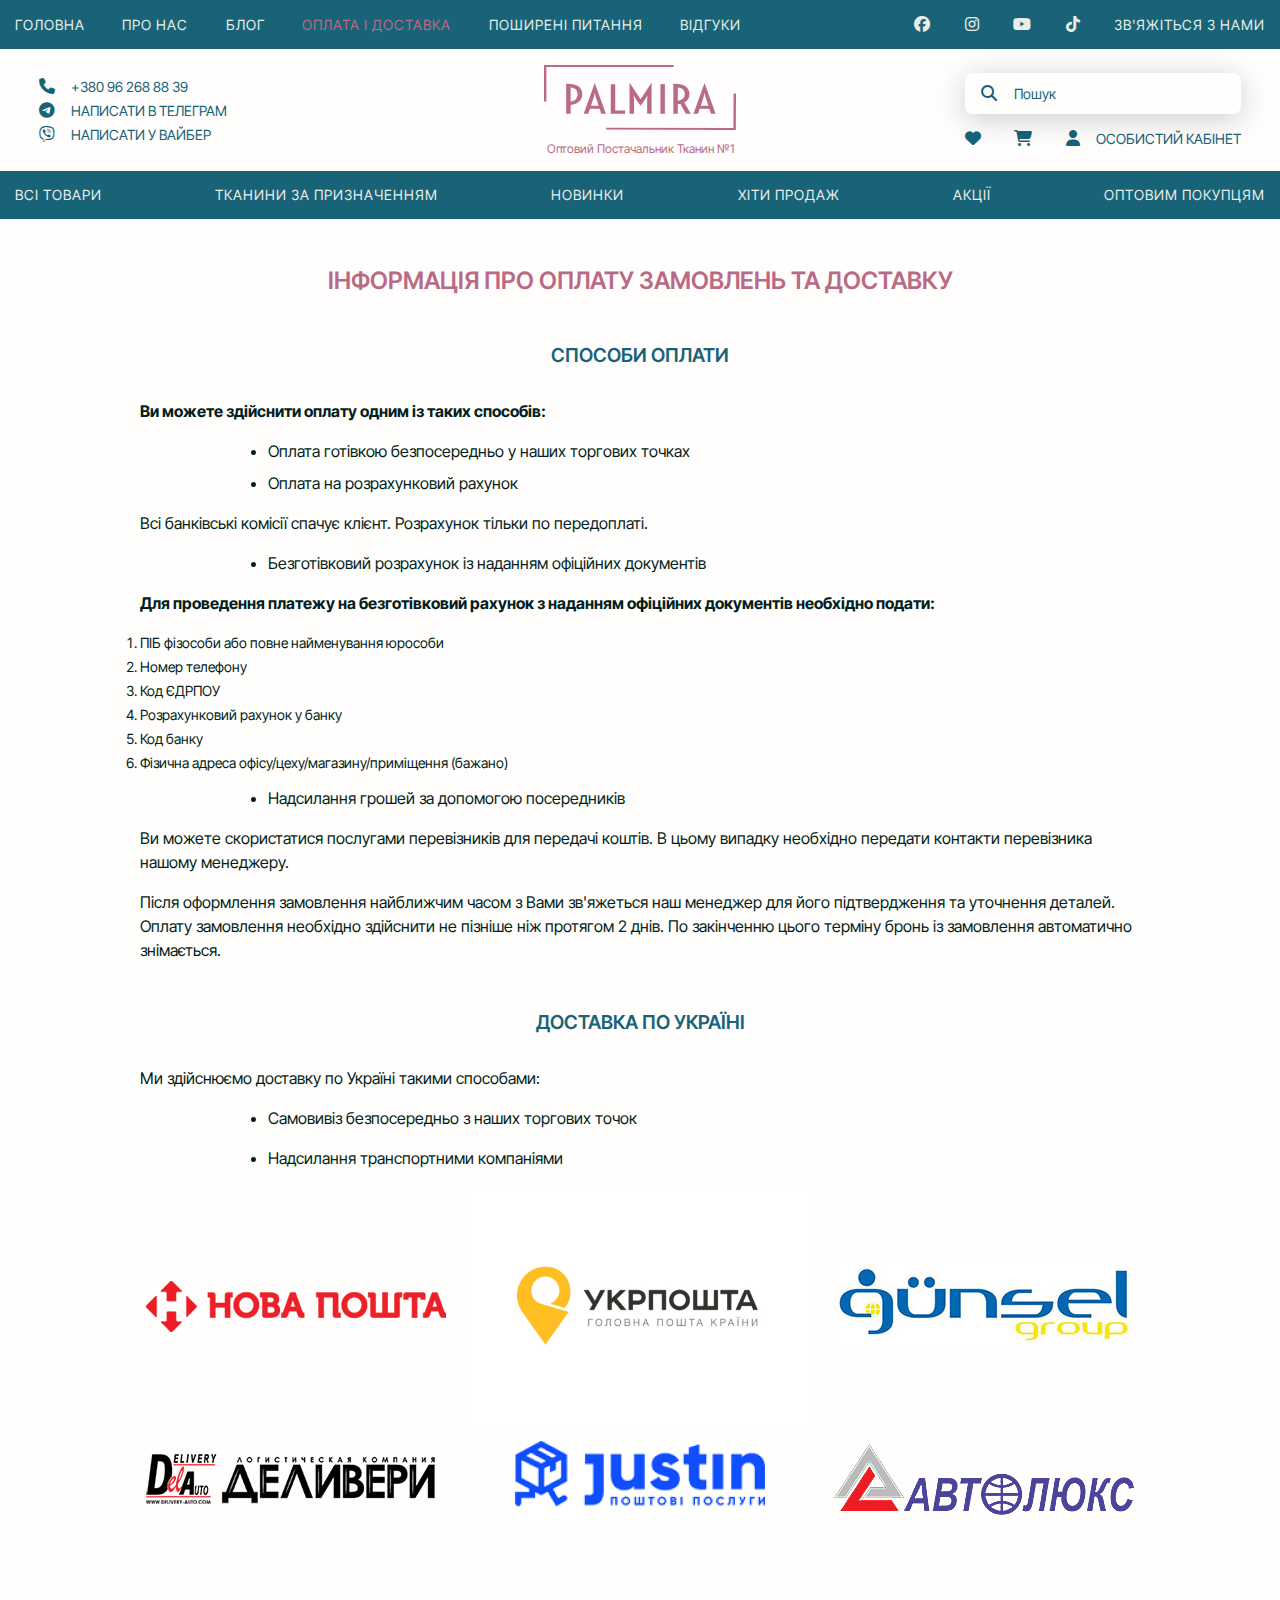
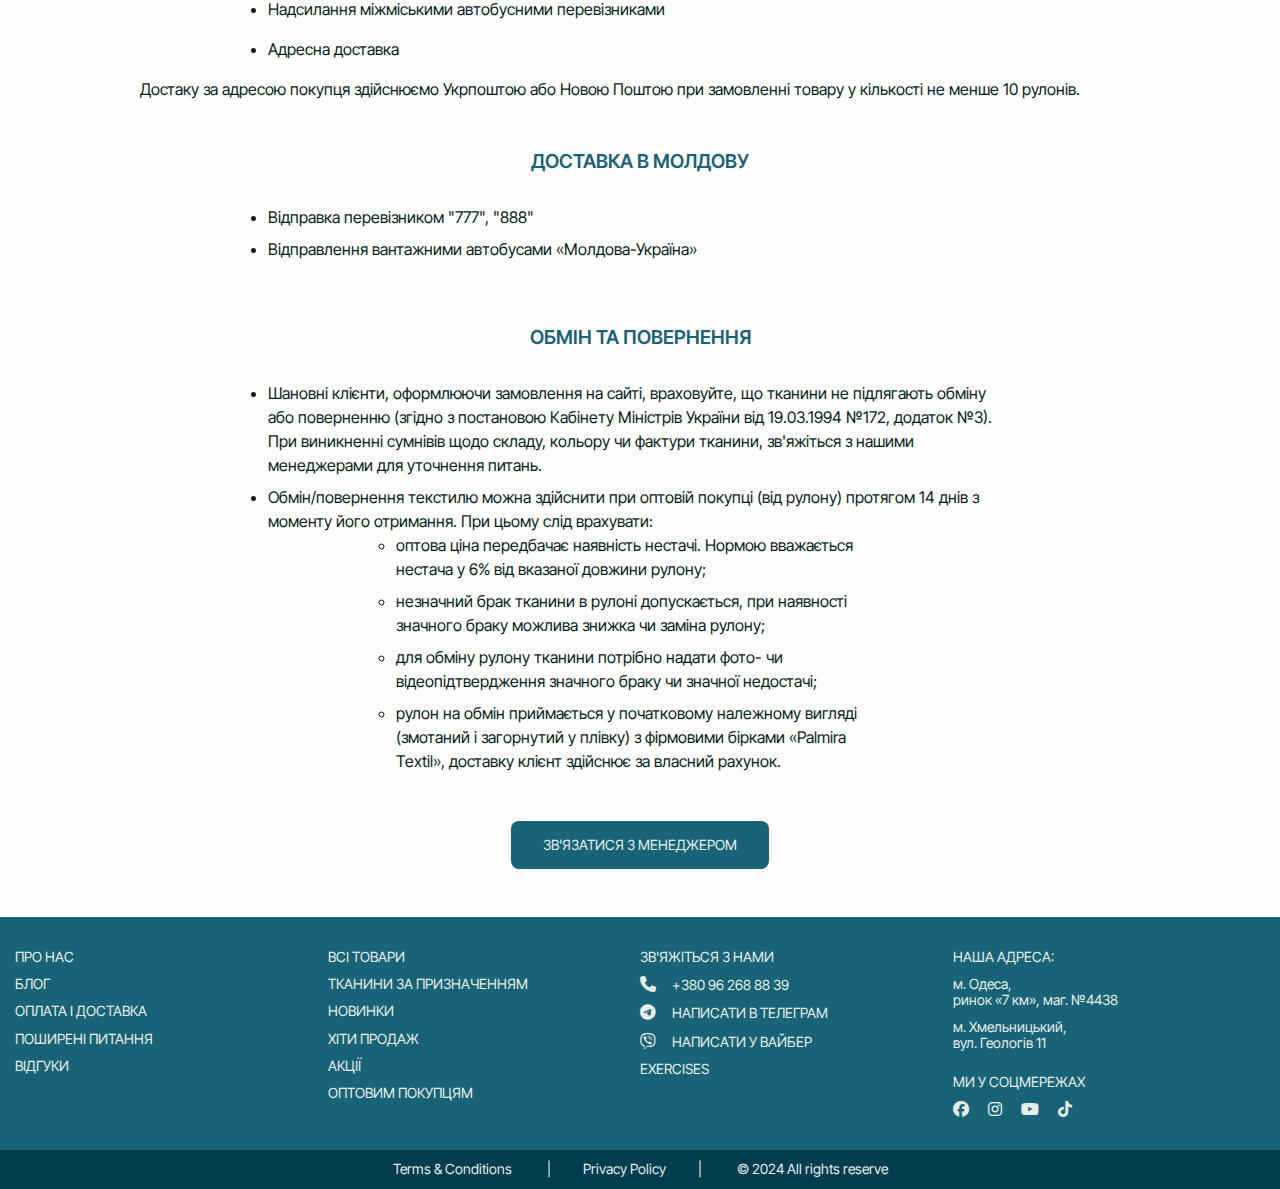
<file: html/delivery.html>
<!DOCTYPE html>
<html lang="en">
  <head>
    <meta charset="UTF-8" />
    <meta name="viewport" content="width=device-width, initial-scale=1.0" />
    <link rel="icon" type="image/png" sizes="32x52" href="/icon.png" />
    <link rel="stylesheet" href="/css/main.css" />
    <title>Palmira Textile - Оплата/доставка</title>
  </head>
  <body>
    <div class="wrapper">
      <header class="header">
        <!-- Header__top -->
        <div class="header__top top-header">
          <div class="container">
            <div class="top-header__container">
              <div class="top-header__menu menu">
                <nav class="menu__body">
                  <ul class="menu__list">
                    <li class="menu__item">
                      <a href="/index.html">Головна</a>
                    </li>
                    <li class="menu__item">
                      <a href="about.html">Про нас</a>
                    </li>
                    <li class="menu__item">
                      <a href="/html/blog.html">Блог</a>
                    </li>
                    <li class="menu__item active">
                      <a href="delivery.html">Оплата і доставка</a>
                    </li>
                    <li class="menu__item">
                      <a href="faq.html">Поширені питання</a>
                    </li>
                    <li class="menu__item">
                      <a href="responses.html">Відгуки</a>
                    </li>
                  </ul>
                </nav>
              </div>

              <nav class="top-header__contacts contacts">
                <ul class="contacts__list">
                  <li class="contacts__item">
                    <a
                      href="https://www.facebook.com/PalmiraTextile/"
                      target="_blank"
                      ><i class="fa-brands fa-facebook"></i
                    ></a>
                  </li>
                  <li class="contacts__item">
                    <a
                      href="https://www.instagram.com/tkani_palmiratextile/"
                      target="_blank"
                      ><i class="fa-brands fa-instagram"></i
                    ></a>
                  </li>
                  <li class="contacts__item">
                    <a
                      href="https://www.youtube.com/@palmiratextile3853"
                      target="_blank"
                      ><i class="fa-brands fa-youtube"></i
                    ></a>
                  </li>
                  <li class="contacts__item">
                    <a href="https://vm.tiktok.com/ZMenAk5jX/" target="_blank"
                      ><i class="fa-brands fa-tiktok"></i
                    ></a>
                  </li>
                  <li class="contacts__item contacts__btn">
                    <a href="contacts.html">Зв'яжіться з нами</a>
                  </li>
                </ul>
              </nav>
            </div>
            <!-- top-header__container -->
          </div>
          <!-- container -->
        </div>

        <!-- Header__body -->
        <div class="header__body body-header">
          <div class="container">
            <div class="body-header__container">
              <div class="body-header__contacts">
                <a href="tel:+380962688839"
                  ><i class="fa-solid fa-phone"></i>+380 96 268 88 39</a
                >
                <a href="#"
                  ><i class="fa-brands fa-telegram"></i>Написати в Телеграм</a
                >
                <a href="#"
                  ><i class="fa-brands fa-viber"></i>Написати у Вайбер</a
                >
              </div>

              <div class="body-header__brand brand">
                <a href="#" class="brand__logo">
                  <img src="/images/logo.svg" alt="Logo-icon" />
                  <p class="brand__title">Оптовий Постачальник Тканин №1</p>
                </a>
              </div>

              <div class="body-header__toolbar toolbar">
                <form action="#" class="toolbar__search">
                  <button type="submit" class="toolbar__search-button">
                    <i class="fa-solid fa-magnifying-glass"></i>
                  </button>
                  <input
                    class="toolbar__search-input"
                    type="text"
                    autocomplete="off"
                    name="search"
                    placeholder="Пошук"
                  />
                </form>

                <nav class="toolbar__account">
                  <ul class="toolbar__list">
                    <li class="toolbar__item">
                      <a href="#"
                        ><i class="fa-solid fa-heart" title="Обране"></i
                      ></a>
                    </li>
                    <li class="toolbar__item">
                      <a href="cart.html"
                        ><i class="fa-solid fa-cart-shopping" title="Кошик"></i
                      ></a>
                    </li>
                    <li class="toolbar__item">
                      <a href="account.html"
                        ><i class="fa-solid fa-user"></i>Особистий кабінет</a
                      >
                    </li>
                  </ul>
                </nav>
              </div>
            </div>

            <button type="button" class="burger__menu">
              <span></span>
            </button>
          </div>
          <!-- container -->
        </div>

        <!-- Header__catalog -->
        <div class="header__catalog catalog-header">
          <div class="container">
            <nav class="catalog-header__menu menu">
              <li class="menu__catalog">
                <a href="catalog.html">Всі товари</a>
              </li>
              <li class="menu__catalog">
                <a href="catalog.html">Тканини за призначенням</a>
              </li>
              <li class="menu__catalog">
                <a href="catalog.html">Новинки</a>
              </li>
              <li class="menu__catalog">
                <a href="catalog.html">Хіти продаж</a>
              </li>
              <li class="menu__catalog">
                <a href="catalog.html">Акції</a>
              </li>
              <li class="menu__catalog">
                <a href="catalog.html">Оптовим покупцям</a>
              </li>
            </nav>
          </div>
        </div>
      </header>

      <!-- Main -->
      <main>
        <!-- Paymant -->
        <section class="payment">
          <div class="container">
            <h1 class="hero__title">
              Інформація про оплату замовлень та доставку
            </h1>

            <div class="delivery__item">
              <h2 class="section__title">Способи оплати</h2>
              <p class="delivery__text">
                <strong
                  >Ви можете здійснити оплату одним із таких способів:</strong
                >
              </p>
              <ul class="delivery__list">
                <li>Оплата готівкою безпосередньо у наших торгових точках</li>
                <li>Оплата на розрахунковий рахунок</li>
              </ul>
              <p class="delivery__text">
                Вci банківські комісії спачує клієнт. Розрахунок тільки по
                передоплаті.
              </p>
              <ul class="delivery__list">
                <li>
                  Безготівковий розрахунок із наданням офіційних документів
                </li>
              </ul>
              <p class="delivery__text">
                <strong
                  >Для проведення платежу на безготівковий рахунок з наданням
                  офіційних документів необхідно подати:</strong
                >
              </p>
              <ol class="delivery__list-order">
                <li>ПІБ фізособи або повне найменування юрособи</li>
                <li>Номер телефону</li>
                <li>Код ЄДРПОУ</li>
                <li>Розрахунковий рахунок у банку</li>
                <li>Код банку</li>
                <li>Фізична адреса офісу/цеху/магазину/приміщення (бажано)</li>
              </ol>
              <ul class="delivery__list">
                <li>Надсилання грошей за допомогою посередників</li>
              </ul>
              <p class="delivery__text">
                Ви можете скористатися послугами перевізників для передачі
                коштів. В цьому випадку необхідно передати контакти перевізника
                нашому менеджеру.
              </p>
              <p class="delivery__text">
                Після оформлення замовлення найближчим часом з Вами зв'яжеться
                наш менеджер для його підтвердження та уточнення деталей. Оплату
                замовлення необхідно здійснити не пізніше ніж протягом 2 днів.
                По закінченню цього терміну бронь із замовлення автоматично
                знімається.
              </p>
            </div>
          </div>
        </section>

        <!-- Delivery -->
        <section class="delivery">
          <div class="container">
            <div class="delivery__item">
              <h2 class="section__title">Доставка по Україні</h2>
              <p class="delivery__text">
                Ми здійснюємо доставку по Україні такими способами:
              </p>
              <ul class="delivery__list">
                <li>Самовивіз безпосередньо з наших торгових точок</li>
              </ul>
              <ul class="delivery__list">
                <li>Надсилання транспортними компаніями</li>
              </ul>
              <div class="delivery__company">
                <a
                  class="delivery__company-logo"
                  href="https://novaposhta.ua/"
                  target="_blank"
                  ><img src="/images/delivery/nova–poshta.png" alt="Нова пошта"
                /></a>
                <a
                  class="delivery__company-logo"
                  href="https://www.ukrposhta.ua/ua"
                  target="_blank"
                  ><img src="/images/delivery/ukrposhta.png" alt="Укрпошта"
                /></a>
                <a
                  class="delivery__company-logo"
                  href="https://gunsel.ua/"
                  target="_blank"
                  ><img src="/images/delivery/gunsel.jpeg" alt="Гюнсел"
                /></a>
                <a
                  class="delivery__company-logo"
                  href="https://www.delivery-auto.com/ru-RU/Home/Index"
                  target="_blank"
                  ><img src="/images/delivery/delivery.png" alt="Делівері"
                /></a>
                <a
                  class="delivery__company-logo"
                  href="https://justin.ua/"
                  target="_blank"
                  ><img src="/images/delivery/justin.png" alt="Джастін"
                /></a>
                <a
                  class="delivery__company-logo"
                  href="https://autolux.ua/ua/uk"
                  target="_blank"
                  ><img src="/images/delivery/autolux.png" alt="Автолюкс"
                /></a>
              </div>
              <ul class="delivery__list">
                <li>Надсилання міжміськими автобусними перевізниками</li>
              </ul>
              <ul class="delivery__list">
                <li>Адресна доставка</li>
              </ul>
              <p class="delivery__text">
                Достаку за адресою покупця здійснюємо Укрпоштою або Новою Поштою
                при замовленні товару у кількості не менше 10 рулонів.
              </p>
            </div>

            <div class="delivery__item">
              <h2 class="section__title">Доставка в Молдову</h2>
              <ul class="delivery__list">
                <li>Відправка перевізником "777", "888"</li>
                <li>Відправлення вантажними автобусами «Молдова-Україна»</li>
              </ul>
            </div>
          </div>
        </section>

        <!-- Return -->
        <section class="return">
          <div class="container">
            <div class="delivery__item">
              <h2 class="section__title">Обмін та повернення</h2>
              <ul class="delivery__list">
                <li>
                  Шановні клієнти, оформлюючи замовлення на сайті, враховуйте,
                  що тканини не підлягають обміну або поверненню (згідно з
                  постановою Кабінету Міністрів України від 19.03.1994 №172,
                  додаток №3). При виникненні сумнівів щодо складу, кольору чи
                  фактури тканини, зв'яжіться з нашими менеджерами для уточнення
                  питань.
                </li>
                <li>
                  Обмін/повернення текстилю можна здійснити при оптовій покупці
                  (від рулону) протягом 14 днів з моменту його отримання. При
                  цьому слід врахувати:
                  <ul class="delivery__list-inner">
                    <li>
                      оптова ціна передбачає наявність нестачі. Нормою
                      вважається нестача у 6% від вказаної довжини рулону;
                    </li>
                    <li>
                      незначний брак тканини в рулоні допускається, при
                      наявності значного браку можлива знижка чи заміна рулону;
                    </li>
                    <li>
                      для обміну рулону тканини потрібно надати фото- чи
                      відеопідтвердження значного браку чи значної недостачі;
                    </li>
                    <li>
                      рулон на обмін приймається у початковому належному вигляді
                      (змотаний і загорнутий у плівку) з фірмовими бірками
                      «Palmira Textil», доставку клієнт здійснює за власний
                      рахунок.
                    </li>
                  </ul>
                </li>
              </ul>
            </div>

            <div class="common__button">
              <a href="contacts.html" class="common__btn"
                >Зв'язатися з менеджером</a
              >
            </div>
          </div>
        </section>
      </main>

      <!-- Footer -->
      <footer class="footer">
        <div class="container">
          <section class="footer__top">
            <nav class="footer__menu">
              <ul class="footer__menu-list">
                <li class="footer__menu-item">
                  <a href="about.html">Про нас</a>
                </li>
                <li class="footer__menu-item">
                  <a href="blog.html">Блог</a>
                </li>
                <li class="footer__menu-item">
                  <a href="delivery.html">Оплата і доставка</a>
                </li>
                <li class="footer__menu-item">
                  <a href="faq.html">Поширені питання</a>
                </li>
                <li class="footer__menu-item">
                  <a href="responses.html">Відгуки</a>
                </li>
              </ul>
            </nav>

            <nav class="footer__catalog">
              <ul class="footer__catalog-list">
                <li class="footer__catalog-item">
                  <a href="catalog.html">Всі товари</a>
                </li>
                <li class="footer__catalog-item">
                  <a href="catalog.html">Тканини за призначенням</a>
                </li>
                <li class="footer__catalog-item">
                  <a href="catalog.html">Новинки</a>
                </li>
                <li class="footer__catalog-item">
                  <a href="catalog.html">Хіти продаж</a>
                </li>
                <li class="footer__catalog-item">
                  <a href="catalog.html">Акції</a>
                </li>
                <li class="footer__catalog-item">
                  <a href="catalog.html">Оптовим покупцям</a>
                </li>
              </ul>
            </nav>

            <div class="footer__contacts">
              <ul class="footer__contacts-list">
                <li class="footer__contacts-item">
                  <a href="contacts.html">Зв'яжіться з нами</a>
                </li>
                <li class="footer__contacts-item">
                  <a href="tel:+380962688839"
                    ><i class="fa-solid fa-phone"></i>+380 96 268 88 39</a
                  >
                </li>
                <li class="footer__contacts-item">
                  <a href="#"
                    ><i class="fa-brands fa-telegram"></i>Написати в Телеграм</a
                  >
                </li>
                <li class="footer__contacts-item">
                  <a href="#"
                    ><i class="fa-brands fa-viber"></i>Написати у Вайбер</a
                  >
                </li>
                <li class="footer__contacts-item">
                  <a href="/exercises/index.html">Exercises</a>
                </li>
              </ul>
            </div>

            <div class="footer__address">
              <div class="address__list">
                <p class="address__list-title">
                  <a href="contacts.html">Наша адреса:</a>
                </p>
                <div class="address__list-item">
                  м. Одеса, <br />
                  ринок «7 км», маг. №4438
                </div>
                <div class="address__list-item">
                  м. Хмельницький, <br />
                  вул. Геологів 11
                </div>
              </div>

              <div class="social__list">
                <p class="social__list-title">Ми у соцмережах</p>
                <a href="#"><i class="fa-brands fa-facebook"></i></a>
                <a href="#"><i class="fa-brands fa-instagram"></i></a>
                <a href="#"><i class="fa-brands fa-youtube"></i></a>
                <a href="#"><i class="fa-brands fa-tiktok"></i></a>
              </div>
            </div>
          </section>
        </div>

        <section class="footer__bottom">
          <a href="#"
            ><span class="footer__bottom-terms">Terms &amp; Conditions</span></a
          >
          <a href="#"
            ><span class="footer__bottom-privacy">Privacy Policy</span></a
          >
          <span class="footer__bottom-copy"
            >&copy; 2024 All rights reserve</span
          >
        </section>
      </footer>
    </div>
  </body>
</html>
</file>
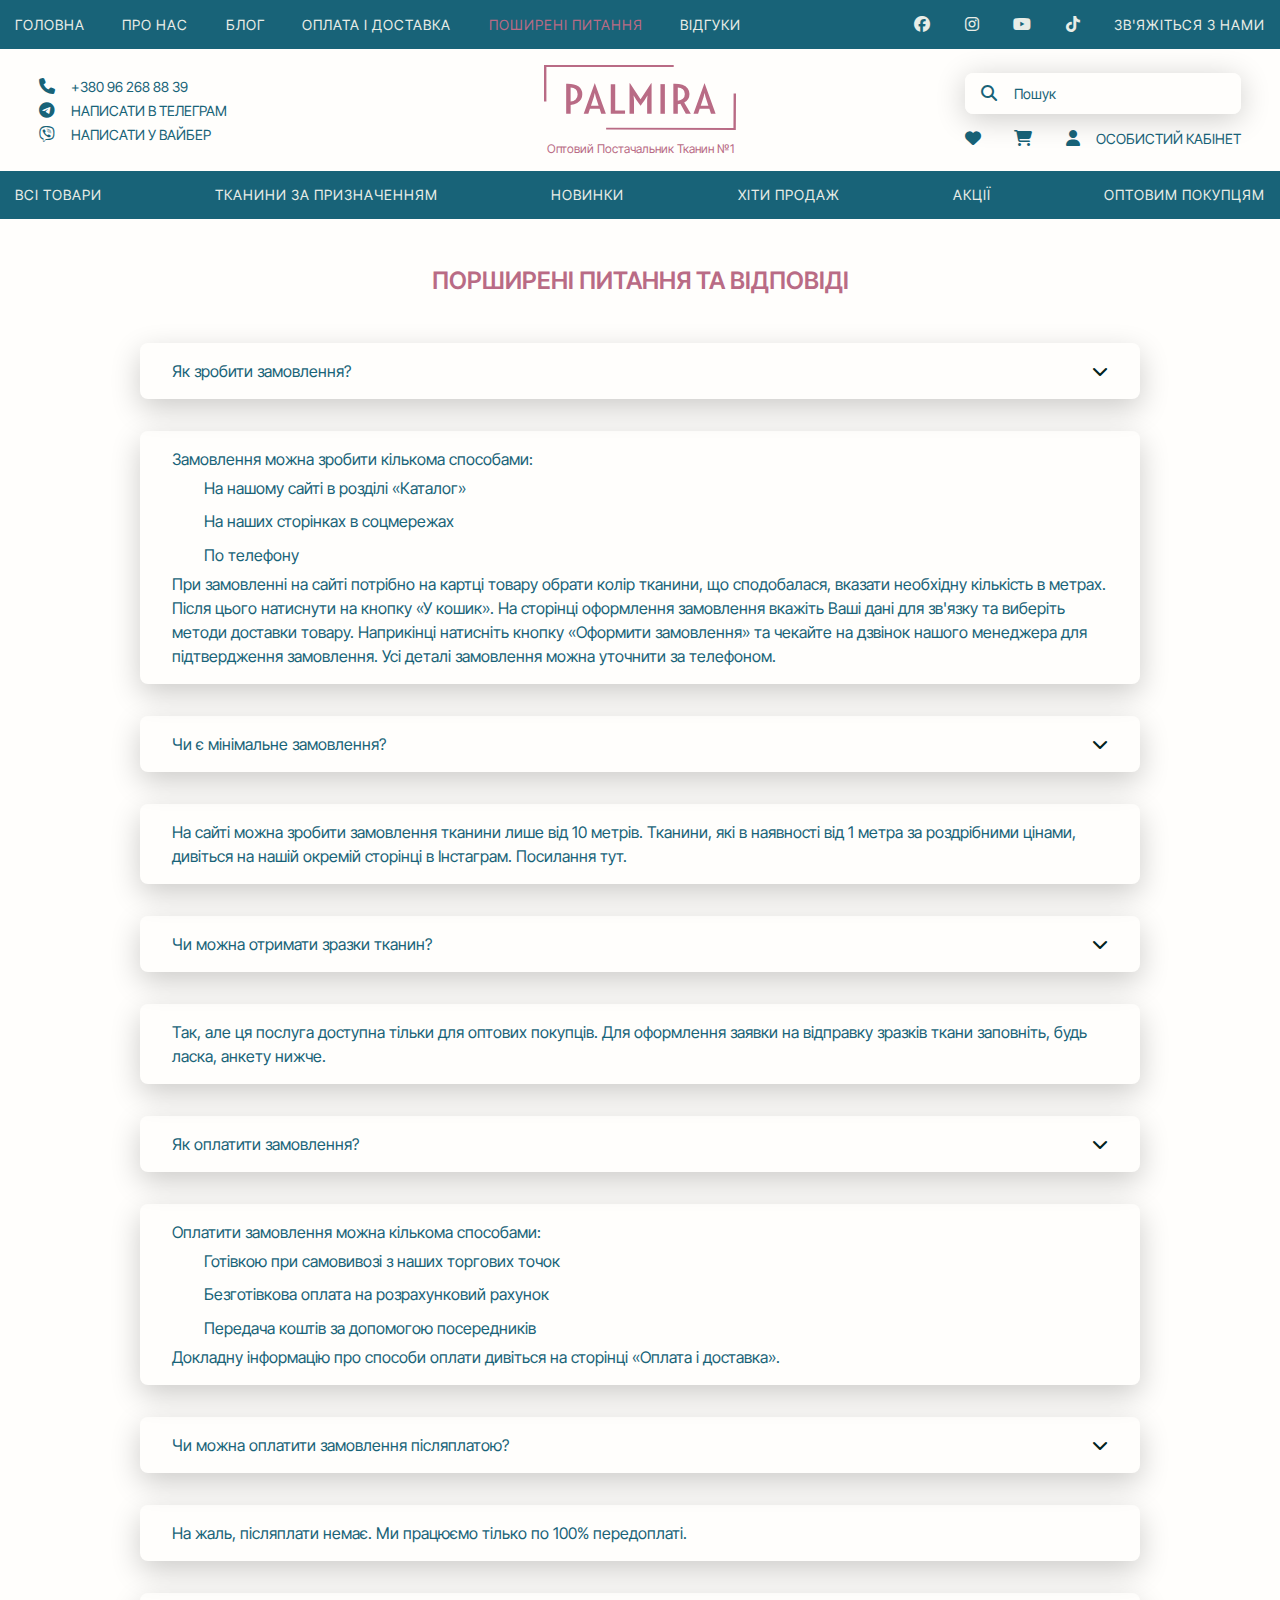
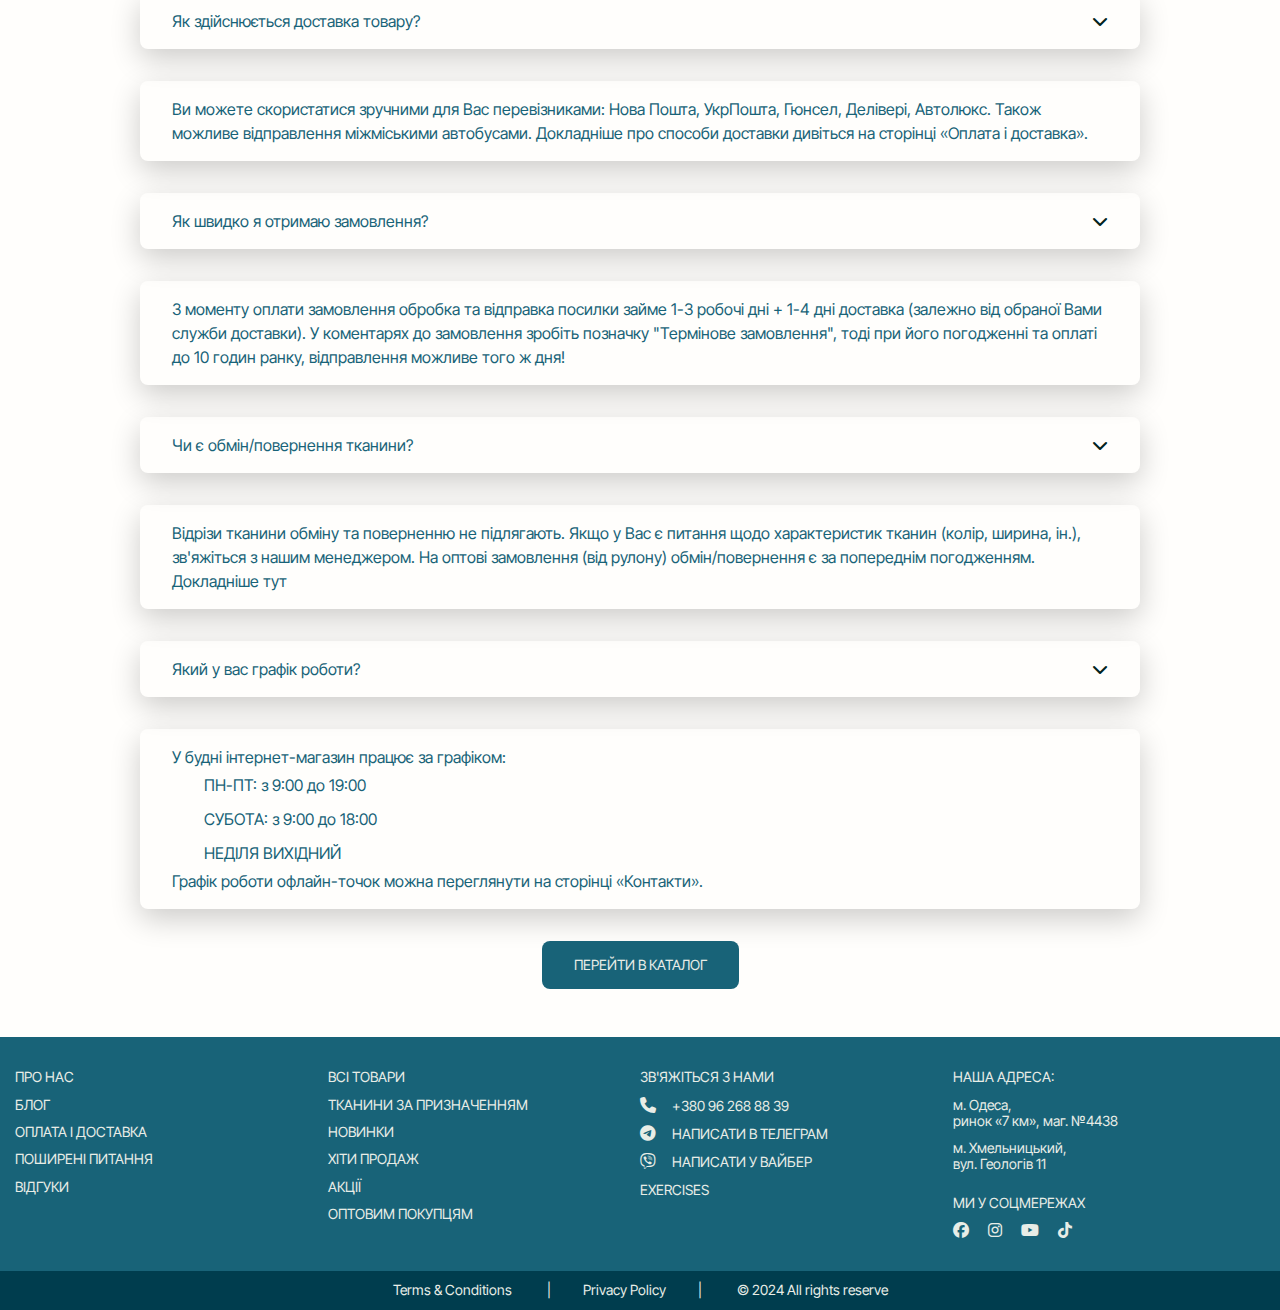
<file: html/faq.html>
<!DOCTYPE html>
<html lang="en">
  <head>
    <meta charset="UTF-8" />
    <meta name="viewport" content="width=device-width, initial-scale=1.0" />
    <link rel="icon" type="image/png" sizes="32x52" href="/icon.png" />
    <link rel="stylesheet" href="/css/main.css" />
    <title>Palmira Textile - Питання</title>
  </head>
  <body>
    <div class="wrapper">
      <header class="header">
        <!-- Header__top -->
        <div class="header__top top-header">
          <div class="container">
            <div class="top-header__container">
              <div class="top-header__menu menu">
                <nav class="menu__body">
                  <ul class="menu__list">
                    <li class="menu__item">
                      <a href="/index.html">Головна</a>
                    </li>
                    <li class="menu__item">
                      <a href="about.html">Про нас</a>
                    </li>
                    <li class="menu__item"><a href="blog.html">Блог</a></li>
                    <li class="menu__item">
                      <a href="delivery.html">Оплата і доставка</a>
                    </li>
                    <li class="menu__item active">
                      <a href="faq.html">Поширені питання</a>
                    </li>
                    <li class="menu__item">
                      <a href="responses.html">Відгуки</a>
                    </li>
                  </ul>
                </nav>
              </div>

              <nav class="top-header__contacts contacts">
                <ul class="contacts__list">
                  <li class="contacts__item">
                    <a
                      href="https://www.facebook.com/PalmiraTextile/"
                      target="_blank"
                      ><i class="fa-brands fa-facebook"></i
                    ></a>
                  </li>
                  <li class="contacts__item">
                    <a
                      href="https://www.instagram.com/tkani_palmiratextile/"
                      target="_blank"
                      ><i class="fa-brands fa-instagram"></i
                    ></a>
                  </li>
                  <li class="contacts__item">
                    <a
                      href="https://www.youtube.com/@palmiratextile3853"
                      target="_blank"
                      ><i class="fa-brands fa-youtube"></i
                    ></a>
                  </li>
                  <li class="contacts__item">
                    <a href="https://vm.tiktok.com/ZMenAk5jX/" target="_blank"
                      ><i class="fa-brands fa-tiktok"></i
                    ></a>
                  </li>
                  <li class="contacts__item contacts__btn">
                    <a href="/html/contacts.html">Зв'яжіться з нами</a>
                  </li>
                </ul>
              </nav>
            </div>
            <!-- top-header__container -->
          </div>
          <!-- container -->
        </div>

        <!-- Header__body -->
        <div class="header__body body-header">
          <div class="container">
            <div class="body-header__container">
              <div class="body-header__contacts">
                <a href="tel:+380962688839"
                  ><i class="fa-solid fa-phone"></i>+380 96 268 88 39</a
                >
                <a href="#"
                  ><i class="fa-brands fa-telegram"></i>Написати в Телеграм</a
                >
                <a href="#"
                  ><i class="fa-brands fa-viber"></i>Написати у Вайбер</a
                >
              </div>

              <div class="body-header__brand brand">
                <a href="#" class="brand__logo">
                  <img src="/images/logo.svg" alt="Logo-icon" />
                  <p class="brand__title">Оптовий Постачальник Тканин №1</p>
                </a>
              </div>

              <div class="body-header__toolbar toolbar">
                <form action="#" class="toolbar__search">
                  <button type="submit" class="toolbar__search-button">
                    <i class="fa-solid fa-magnifying-glass"></i>
                  </button>
                  <input
                    class="toolbar__search-input"
                    type="text"
                    autocomplete="off"
                    name="search"
                    placeholder="Пошук"
                  />
                </form>

                <nav class="toolbar__account">
                  <ul class="toolbar__list">
                    <li class="toolbar__item">
                      <a href="#"
                        ><i class="fa-solid fa-heart" title="Обране"></i
                      ></a>
                    </li>
                    <li class="toolbar__item">
                      <a href="/html/cart.html"
                        ><i class="fa-solid fa-cart-shopping" title="Кошик"></i
                      ></a>
                    </li>
                    <li class="toolbar__item">
                      <a href="account.html"
                        ><i class="fa-solid fa-user"></i>Особистий кабінет</a
                      >
                    </li>
                  </ul>
                </nav>
              </div>
            </div>

            <button type="button" class="burger__menu">
              <span></span>
            </button>
          </div>
          <!-- container -->
        </div>

        <!-- Header__catalog -->
        <div class="header__catalog catalog-header">
          <div class="container">
            <nav class="catalog-header__menu menu">
              <li class="menu__catalog">
                <a href="catalog.html">Всі товари</a>
              </li>
              <li class="menu__catalog">
                <a href="catalog.html">Тканини за призначенням</a>
              </li>
              <li class="menu__catalog">
                <a href="catalog.html">Новинки</a>
              </li>
              <li class="menu__catalog">
                <a href="catalog.html">Хіти продаж</a>
              </li>
              <li class="menu__catalog">
                <a href="catalog.html">Акції</a>
              </li>
              <li class="menu__catalog">
                <a href="catalog.html">Оптовим покупцям</a>
              </li>
            </nav>
          </div>
        </div>
      </header>

      <!-- Main -->
      <main>
        <section class="faq-page">
          <div class="container">
            <h1 class="hero__title">Порширені питання та відповіді</h1>

            <div class="accordion">
              <div class="accoirdion__item">
                <div class="accordion__item-inner">
                  <p class="accordion__title">Як зробити замовлення?</p>
                  <i class="fa-solid fa-chevron-down"></i>
                </div>
                <p class="accordion__inner">
                  Замовлення можна зробити кількома способами: <br />
                  <span>На нашому сайті в розділі «Каталог»</span> <br />
                  <span>На наших сторінках в соцмережах</span> <br />
                  <span>По телефону</span>
                  <br />
                  При замовленні на сайті потрібно на картці товару обрати колір
                  тканини, що сподобалася, вказати необхідну кількість в метрах.
                  Після цього натиснути на кнопку «У кошик». На сторінці
                  оформлення замовлення вкажіть Ваші дані для зв'язку та
                  виберіть методи доставки товару. Наприкінці натисніть кнопку
                  «Оформити замовлення» та чекайте на дзвінок нашого менеджера
                  для підтвердження замовлення. Усі деталі замовлення можна
                  уточнити за телефоном.
                </p>
              </div>

              <div class="accoirdion__item">
                <div class="accordion__item-inner">
                  <p class="accordion__title">Чи є мінімальне замовлення?</p>
                  <i class="fa-solid fa-chevron-down"></i>
                </div>
                <p class="accordion__inner">
                  На сайті можна зробити замовлення тканини лише від 10 метрів.
                  Тканини, які в наявності від 1 метра за роздрібними цінами,
                  дивіться на нашій окремій сторінці в Інстаграм. Посилання тут.
                </p>
              </div>

              <div class="accoirdion__item">
                <div class="accordion__item-inner">
                  <p class="accordion__title">
                    Чи можна отримати зразки тканин?
                  </p>
                  <i class="fa-solid fa-chevron-down"></i>
                </div>
                <p class="accordion__inner">
                  Так, але ця послуга доступна тільки для оптових покупців. Для
                  оформлення заявки на відправку зразків ткани заповніть, будь
                  ласка, анкету нижче.
                </p>
              </div>

              <div class="accoirdion__item">
                <div class="accordion__item-inner">
                  <p class="accordion__title">Як оплатити замовлення?</p>
                  <i class="fa-solid fa-chevron-down"></i>
                </div>
                <p class="accordion__inner">
                  Оплатити замовлення можна кількома способами: <br />
                  <span>Готівкою при самовивозі з наших торгових точок</span>
                  <br />
                  <span>Безготівкова оплата на розрахунковий рахунок</span>
                  <br />
                  <span>Передача коштів за допомогою посередників</span>
                  <br />
                  Докладну інформацію про способи оплати дивіться на сторінці
                  «Оплата і доставка».
                </p>
              </div>

              <div class="accoirdion__item">
                <div class="accordion__item-inner">
                  <p class="accordion__title">
                    Чи можна оплатити замовлення післяплатою?
                  </p>
                  <i class="fa-solid fa-chevron-down"></i>
                </div>
                <p class="accordion__inner">
                  На жаль, післяплати немає. Ми працюємо тілько по 100%
                  передоплаті.
                </p>
              </div>

              <div class="accoirdion__item">
                <div class="accordion__item-inner">
                  <p class="accordion__title">
                    Як здійснюється доставка товару?
                  </p>
                  <i class="fa-solid fa-chevron-down"></i>
                </div>
                <p class="accordion__inner">
                  Ви можете скористатися зручними для Вас перевізниками: Нова
                  Пошта, УкрПошта, Гюнсел, Делівері, Автолюкс. Також можливе
                  відправлення міжміськими автобусами. Докладніше про способи
                  доставки дивіться на сторінці «Оплата і доставка».
                </p>
              </div>

              <div class="accoirdion__item">
                <div class="accordion__item-inner">
                  <p class="accordion__title">
                    Як швидко я отримаю замовлення?
                  </p>
                  <i class="fa-solid fa-chevron-down"></i>
                </div>
                <p class="accordion__inner">
                  З моменту оплати замовлення обробка та відправка посилки займе
                  1-3 робочі дні + 1-4 дні доставка (залежно від обраної Вами
                  служби доставки). У коментарях до замовлення зробіть позначку
                  "Термінове замовлення", тоді при його погодженні та оплаті до
                  10 годин ранку, відправлення можливе того ж дня!
                </p>
              </div>

              <div class="accoirdion__item">
                <div class="accordion__item-inner">
                  <p class="accordion__title">Чи є обмін/повернення тканини?</p>
                  <i class="fa-solid fa-chevron-down"></i>
                </div>
                <p class="accordion__inner">
                  Відрізи тканини обміну та поверненню не підлягають. Якщо у Вас
                  є питання щодо характеристик тканин (колір, ширина, ін.),
                  зв'яжіться з нашим менеджером. На оптові замовлення (від
                  рулону) обмін/повернення є за попереднім погодженням.
                  Докладніше тут
                </p>
              </div>

              <div class="accoirdion__item">
                <div class="accordion__item-inner">
                  <p class="accordion__title">Який у вас графік роботи?</p>
                  <i class="fa-solid fa-chevron-down"></i>
                </div>
                <p class="accordion__inner">
                  У будні інтернет-магазин працює за графіком: <br />
                  <span>ПН-ПТ: з 9:00 до 19:00</span> <br />
                  <span>СУБОТА: з 9:00 до 18:00</span> <br />
                  <span>НЕДІЛЯ ВИХІДНИЙ</span> <br />
                  Графік роботи офлайн-точок можна переглянути на сторінці
                  «Контакти».
                </p>
              </div>
            </div>

            <div class="common__button">
              <a href="/html/catalog.html" class="common__btn"
                >Перейти в каталог</a
              >
            </div>
          </div>
        </section>
      </main>

      <!-- Footer -->
      <footer class="footer">
        <div class="container">
          <section class="footer__top">
            <nav class="footer__menu">
              <ul class="footer__menu-list">
                <li class="footer__menu-item">
                  <a href="/html/about.html">Про нас</a>
                </li>
                <li class="footer__menu-item">
                  <a href="/html/blog.html">Блог</a>
                </li>
                <li class="footer__menu-item">
                  <a href="/html/delivery.html">Оплата і доставка</a>
                </li>
                <li class="footer__menu-item">
                  <a href="/html/faq.html">Поширені питання</a>
                </li>
                <li class="footer__menu-item">
                  <a href="/html/responses.html">Відгуки</a>
                </li>
              </ul>
            </nav>

            <nav class="footer__catalog">
              <ul class="footer__catalog-list">
                <li class="footer__catalog-item">
                  <a href="/html/catalog.html">Всі товари</a>
                </li>
                <li class="footer__catalog-item">
                  <a href="/html/catalog.html">Тканини за призначенням</a>
                </li>
                <li class="footer__catalog-item">
                  <a href="/html/catalog.html">Новинки</a>
                </li>
                <li class="footer__catalog-item">
                  <a href="/html/catalog.html">Хіти продаж</a>
                </li>
                <li class="footer__catalog-item">
                  <a href="/html/catalog.html">Акції</a>
                </li>
                <li class="footer__catalog-item">
                  <a href="/html/catalog.html">Оптовим покупцям</a>
                </li>
              </ul>
            </nav>

            <div class="footer__contacts">
              <ul class="footer__contacts-list">
                <li class="footer__contacts-item">
                  <a href="/html/contacts.html">Зв'яжіться з нами</a>
                </li>
                <li class="footer__contacts-item">
                  <a href="tel:+380962688839"
                    ><i class="fa-solid fa-phone"></i>+380 96 268 88 39</a
                  >
                </li>
                <li class="footer__contacts-item">
                  <a href="#"
                    ><i class="fa-brands fa-telegram"></i>Написати в Телеграм</a
                  >
                </li>
                <li class="footer__contacts-item">
                  <a href="#"
                    ><i class="fa-brands fa-viber"></i>Написати у Вайбер</a
                  >
                </li>
                <li class="footer__contacts-item">
                  <a href="/exercises/index.html">Exercises</a>
                </li>
              </ul>
            </div>

            <div class="footer__address">
              <div class="address__list">
                <p class="address__list-title">
                  <a href="/html/contacts.html">Наша адреса:</a>
                </p>
                <div class="address__list-item">
                  м. Одеса, <br />
                  ринок «7 км», маг. №4438
                </div>
                <div class="address__list-item">
                  м. Хмельницький, <br />
                  вул. Геологів 11
                </div>
              </div>

              <div class="social__list">
                <p class="social__list-title">Ми у соцмережах</p>
                <a href="#"><i class="fa-brands fa-facebook"></i></a>
                <a href="#"><i class="fa-brands fa-instagram"></i></a>
                <a href="#"><i class="fa-brands fa-youtube"></i></a>
                <a href="#"><i class="fa-brands fa-tiktok"></i></a>
              </div>
            </div>
          </section>
        </div>

        <section class="footer__bottom">
          <a href="#"
            ><span class="footer__bottom-terms">Terms &amp; Conditions</span></a
          >
          <a href="#"
            ><span class="footer__bottom-privacy">Privacy Policy</span></a
          >
          <span class="footer__bottom-copy"
            >&copy; 2024 All rights reserve</span
          >
        </section>
      </footer>
    </div>
  </body>
</html>
</file>
<file: css/main.css>
@import url(https://cdnjs.cloudflare.com/ajax/libs/modern-normalize/2.0.0/modern-normalize.min.css);
@import url(https://fonts.googleapis.com/css?family=Inter+Tight:300,regular,500,600,700,300italic,italic,500italic,600italic,700italic);
@import url(https://cdnjs.cloudflare.com/ajax/libs/font-awesome/6.5.1/css/all.min.css);

@import url(/css/common.css);
@import url(/css/app.css);
@import url(/css/blocks/header.css);
@import url(/css/blocks/hero.css);
@import url(/css/blocks/categories.css);
@import url(/css/blocks/about.css);
@import url(/css/blocks/footer.css);
@import url(/css/blocks/products.css);
@import url(/css/blocks/forms.css);

/* Pages */
@import url(/css/pages/about-page.css);
@import url(/css/pages/delivery.css);
@import url(/css/pages/contacts.css);
@import url(/css/pages/faq.css);
@import url(/css/pages/aside-pages.css);
@import url(/css/pages/account.css);
@import url(/css/pages/catalog.css);
@import url(/css/pages/cart.css);
@import url(/css/pages/blog.css);
</file>
